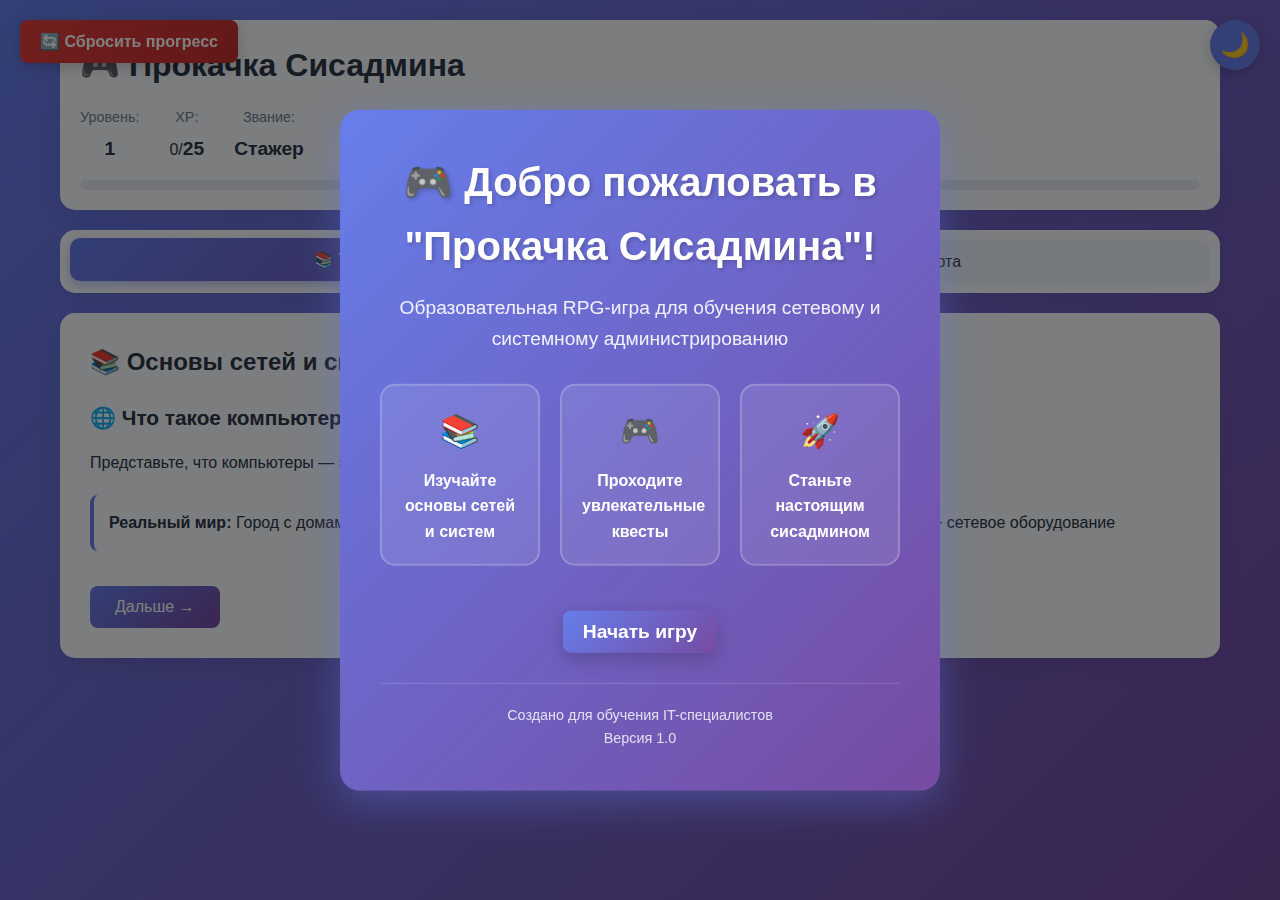
<file: index.html>
<!DOCTYPE html>
<html lang="ru">
<head>
    <meta charset="UTF-8">
    <meta name="viewport" content="width=device-width, initial-scale=1.0">
    <title>Прокачка Сисадмина</title>

    <!-- PWA метатеги -->
    <meta name="theme-color" content="#667eea">
    <meta name="apple-mobile-web-app-capable" content="yes">
    <meta name="apple-mobile-web-app-status-bar-style" content="default">
    <meta name="apple-mobile-web-app-title" content="Прокачка Сисадмина">
    <meta name="description" content="RPG-игра для обучения сетевому и системному администрированию">

    <!-- Иконки -->
    <link rel="icon" type="image/x-icon" href="favicon.ico">
    <link rel="apple-touch-icon" href="icons/icon-192.png">

    <!-- Manifest -->
    <link rel="manifest" href="manifest.json">

    <link rel="stylesheet" href="style.css">
</head>
<body>
    <button id="theme-toggle" class="theme-toggle-btn" onclick="toggleTheme()">🌙</button>
    <button id="reset-btn" class="reset-btn" onclick="resetAllProgress()">🔄 Сбросить прогресс</button>
    <div class="container">
        <!-- Шапка с прогрессом -->
        <header class="header">
            <div class="player-info">
                <h1>🎮 Прокачка Сисадмина</h1>
                <div class="stats">
                    <div class="stat">
                        <span class="stat-label">Уровень:</span>
                        <span id="level">1</span>
                    </div>
                    <div class="stat">
                        <span class="stat-label">XP:</span>
                        <span id="xp">0</span>/<span id="xp-needed">50</span>
                    </div>
                    <div class="stat">
                        <span class="stat-label">Звание:</span>
                        <span id="rank">Стажер</span>
                    </div>
                </div>
            </div>
            <div class="progress-bar">
                <div class="progress-fill" id="progress-fill"></div>
            </div>
        </header>

        <!-- Навигация -->
        <nav class="game-nav">
            <button class="nav-btn active" onclick="showSection('theory')">📚 Теория</button>
            <button class="nav-btn" onclick="showSection('map')">🗺️ Карта</button>
        </nav>

        <!-- Блок с теорией -->
        <section class="theory-section game-section active" id="theory-section">
            <h2>📚 Основы сетей и систем за 15 минут</h2>

            <div class="theory-card active" id="theory-1">
                <h3>🌐 Что такое компьютерная сеть?</h3>
                <p>Представьте, что компьютеры — это дома в городе, а сетевые кабели/Wi-Fi — дороги между ними.</p>
                <div class="analogy">
                    <div class="analogy-item">
                        <strong>Реальный мир:</strong> Город с домами и дорогами
                    </div>
                    <div class="analogy-item">
                        <strong>Компьютерная сеть:</strong> Компьютеры + сетевое оборудование
                    </div>
                </div>
                <button class="theory-btn" onclick="nextTheory(2)">Дальше →</button>
            </div>

            <div class="theory-card" id="theory-2">
                <h3>🏠 IP-адрес — паспорт компьютера</h3>
                <p>У каждого дома есть уникальный адрес. В сети у каждого компьютера тоже есть свой "адрес" — IP.</p>
                <div class="code-example">
                    <code>192.168.1.10</code> — это как "ул. Сетевая, д.1, кв.10"
                </div>
                <p><strong>Как узнать свой IP:</strong></p>
                <ul>
                    <li>Windows: Откройте командную строку и введите <code>ipconfig</code></li>
                    <li>Linux/Mac: В терминале введите <code>ip a</code> или <code>ifconfig</code></li>
                </ul>
                <div class="btn-group">
                    <button class="theory-btn secondary" onclick="prevTheory(1)">← Назад</button>
                    <button class="theory-btn" onclick="nextTheory(3)">Дальше →</button>
                </div>
            </div>

            <div class="theory-card" id="theory-3">
                <h3>📞 Ping — проверка связи</h3>
                <p>Это как крикнуть соседу: "Эй, ты дома?" Если он отвечает "Да!" — связь есть.</p>
                <div class="code-example">
                    <code>ping 192.168.1.10</code>
                </div>
                <p><strong>Что увидите:</strong></p>
                <pre>
Ответ от 192.168.1.10: число байт=32 время=1мс TTL=64
Ответ от 192.168.1.10: число байт=32 время=1мс TTL=64
                </pre>
                <div class="btn-group">
                    <button class="theory-btn secondary" onclick="prevTheory(2)">← Назад</button>
                    <button class="theory-btn" onclick="nextTheory(4)">Дальше →</button>
                </div>
            </div>

            <div class="theory-card" id="theory-4">
                <h3>🚪 Шлюз (Gateway) — выезд из города</h3>
                <p>Шлюз — это ворота вашей локальной сети. Через него вы попадаете в интернет.</p>
                <div class="analogy">
                    <div class="analogy-item">
                        <strong>Реальный мир:</strong> Выезд из города на трассу
                    </div>
                    <div class="analogy-item">
                        <strong>Сеть:</strong> Маршрутизатор/роутер
                    </div>
                </div>
                <div class="btn-group">
                    <button class="theory-btn secondary" onclick="prevTheory(3)">← Назад</button>
                    <button class="theory-btn" onclick="nextTheory(5)">Дальше →</button>
                </div>
            </div>

            <div class="theory-card" id="theory-5">
                <h3>📁 Файловая система — шкаф с документами</h3>
                <p>Компьютер хранит файлы в папках, как документы в шкафу с ящиками.</p>
                <p><strong>Основные команды:</strong></p>
                <ul>
                    <li><code>pwd</code> - узнать где я нахожусь</li>
                    <li><code>ls</code> - посмотреть что в папке</li>
                    <li><code>mkdir</code> - создать папку</li>
                    <li><code>cp</code> - скопировать файл</li>
                </ul>
                <div class="btn-group">
                    <button class="theory-btn secondary" onclick="prevTheory(4)">← Назад</button>
                    <button class="theory-btn" onclick="showSection('map')">Начать квесты! 🚀</button>
                </div>
            </div>
        </section>

        <!-- Карта уровней -->
        <section class="map-section game-section" id="map-section">
            <h2>🗺️ Карта приключений</h2>

            <div class="levels-map">

                <div class="level-node active" data-level="1" onclick="showLevel(1)">
                    <div class="node-icon">🎓</div>
                    <div class="node-info">
                        <h3>Уровень 1: Стажер</h3>
                        <p>0-25 XP</p>
                        <div class="node-progress">
                            <div class="progress-bar small">
                                <div class="progress-fill" id="map-progress-1"></div>
                            </div>
                            <span id="map-xp-1">0/25 XP</span>
                        </div>
                    </div>
                    <div class="node-status active">Доступно</div>
                </div>

                <div class="connection-line"></div>

                <div class="level-node locked" data-level="2" onclick="showLevel(2)">
                    <div class="node-icon">🔍</div>
                    <div class="node-info">
                        <h3>Уровень 2: Сетевой детектив</h3>
                        <p>25-50 XP</p>
                        <div class="node-progress">
                            <div class="progress-bar small">
                                <div class="progress-fill" id="map-progress-2"></div>
                            </div>
                            <span id="map-xp-2">0/25 XP</span>
                        </div>
                    </div>
                    <div class="node-status locked">Заблокировано</div>
                </div>

                <div class="connection-line"></div>

                <div class="level-node locked" data-level="3" onclick="showLevel(3)">
                    <div class="node-icon">⚡</div>
                    <div class="node-info">
                        <h3>Уровень 3: Файловый мастер</h3>
                        <p>50+ XP</p>
                        <div class="node-progress">
                            <div class="progress-bar small">
                                <div class="progress-fill" id="map-progress-3"></div>
                            </div>
                            <span id="map-xp-3">0/30 XP</span>
                        </div>
                    </div>
                    <div class="node-status locked">Заблокировано</div>
                </div>

                <div class="connection-line"></div>

                <!-- Уровень 4 - теперь доступен при 80 XP -->
                <div class="level-node locked" data-level="4" onclick="showLevel(4)">
                    <div class="node-icon">⚡</div>
                    <div class="node-info">
                        <h3>Уровень 4: Системный администратор</h3>
                        <p>80+ XP</p>
                        <div class="node-progress">
                            <div class="progress-bar small">
                                <div class="progress-fill" id="map-progress-4"></div>
                            </div>
                            <span id="map-xp-4">0/20 XP</span>
                        </div>
                    </div>
                    <div class="node-status locked">Заблокировано</div>
                </div>
            </div>

            <div class="map-legend">
                <div class="legend-item">
                    <div class="legend-color active"></div>
                    <span>Доступный уровень</span>
                </div>
                <div class="legend-item">
                    <div class="legend-color completed"></div>
                    <span>Завершенный уровень</span>
                </div>
                <div class="legend-item">
                    <div class="legend-color locked"></div>
                    <span>Заблокированный уровень</span>
                </div>
            </div>
        </section>

        <!-- Игровая зона -->
        <section class="quests-section game-section" id="quests-section">
            <div class="level-header">
                <button class="back-to-map-btn" onclick="showSection('map')">← Назад к карте</button>
                <h2 id="current-level-title">Уровень 1: Стажер</h2>
                <div class="level-progress">
                    <span>Прогресс уровня: </span>
                    <div class="progress-bar small">
                        <div class="progress-fill" id="level-progress-fill"></div>
                    </div>
                    <span id="level-progress-text">0%</span>
                </div>
            </div>

            <!-- Уровень 1 -->
            <div class="quest-level active" id="level-1">
                <!-- Консольный интерфейс -->
                <div class="console-container">
                    <div class="console-header">
                        <span>🖥️ Терминал</span>
                        <button class="console-clear-btn" onclick="resetConsole()">Сбросить</button>
                    </div>
                    <div class="console-output" id="console-output">
                        <div class="console-line">Добро пожаловать в учебный терминал!</div>
                        <div class="console-line">Введите команды как в реальном терминале.</div>
                        <div class="console-line">Доступные команды: ipconfig, ping, pwd, ls, mkdir, cp</div>
                    </div>
                    <div class="console-input-container">
                        <span class="console-prompt">user@sysadmin:~$</span>
                        <input type="text" class="console-input" id="console-input" autocomplete="off" onkeydown="handleConsoleKey(event)">
                    </div>
                </div>

                <div class="quest-card" data-quest="1.1">
                    <div class="quest-header">
                        <h4>Знакомство с рабочим местом (10 XP)</h4>
                        <span class="status-in-progress" id="status-1.1">🟡 Не начато</span>
                    </div>
                    <div class="quest-description">
                        <p><strong>Задача:</strong> Найти свой IP-адрес</p>
                        <div class="quest-steps">
                            <p>1. В терминале введите команду <code>ipconfig</code></p>
                            <p>2. Найдите строку с вашим IP-адресом (192.168.1.10)</p>
                            <p>3. Квест будет автоматически завершен при правильном вводе команды</p>
                        </div>
                        <div class="quest-check">
                          
                        </div>
                    </div>
                </div>

                <div class="quest-card" data-quest="1.2">
                    <div class="quest-header">
                        <h4>Поздороваться с соседом (15 XP)</h4>
                        <span class="status-in-progress" id="status-1.2">🟡 Не начато</span>
                    </div>
                    <div class="quest-description">
                        <p><strong>Задача:</strong> Проверить связь с другим компьютером</p>
                        <div class="quest-steps">
                            <p>1. В терминале введите команду <code>ping 192.168.1.20</code></p>
                            <p>2. Дождитесь ответа от соседа</p>
                            <p>3. Квест будет автоматически завершен при правильном вводе команды</p>
                        </div>
                        <div class="quest-check">
                          
                        </div>
                    </div>
                </div>
            </div>

            <!-- Уровень 2 -->
            <div class="quest-level" id="level-2">
                <!-- Консольный интерфейс -->
                <div class="console-container">
                    <div class="console-header">
                        <span>🖥️ Терминал</span>
                        <button class="console-clear-btn" onclick="resetConsole()">Сбросить</button>
                    </div>
                    <div class="console-output" id="console-output">
                        <div class="console-line">Добро пожаловать в учебный терминал!</div>
                        <div class="console-line">Введите команды как в реальном терминале.</div>
                        <div class="console-line">Доступные команды: ipconfig, ping, nslookup, traceroute</div>
                    </div>
                    <div class="console-input-container">
                        <span class="console-prompt">user@sysadmin:~$</span>
                        <input type="text" class="console-input" id="console-input" autocomplete="off" onkeydown="handleConsoleKey(event)">
                    </div>
                </div>

                <div class="quest-card" data-quest="2.1">
                    <div class="quest-header">
                        <h4>Найти шлюз и выйти "в город" (15 XP)</h4>
                        <span class="status-locked" id="status-2.1">🔒 Заблокировано</span>
                    </div>
                    <div class="quest-description">
                        <p><strong>Задача:</strong> Определить IP шлюза и проверить связь с ним</p>
                        <div class="quest-steps">
                            <p>1. В командной строке введите <span class="command">ipconfig</span></p>
                            <p>2. Найдите строку "Default Gateway"</p>
                            <p>3. Пропингуйте шлюз: <span class="command">ping [IP_шлюза]</span></p>
                        </div>
                        <div class="quest-check">
                            
                        </div>
                    </div>
                </div>

                <div class="quest-card" data-quest="2.2">
                    <div class="quest-header">
                        <h4>Найти DNS-сервер (10 XP)</h4>
                        <span class="status-locked" id="status-2.2">🔒 Заблокировано</span>
                    </div>
                    <div class="quest-description">
                        <p><strong>Задача:</strong> Узнать IP-адрес сайта через DNS</p>
                        <div class="quest-steps">
                            <p>1. Введите команду: <span class="command">nslookup google.com</span></p>
                            <p>2. Найдите строку "Address" - это IP-адрес серверов Google</p>
                        </div>
                        <div class="quest-check">
                           
                        </div>
                    </div>
                </div>
            </div>

            <!-- Уровень 3 -->
            <div class="quest-level" id="level-3">
                <!-- Консольный интерфейс -->
                <div class="console-container">
                    <div class="console-header">
                        <span>🖥️ Терминал</span>
                        <button class="console-clear-btn" onclick="resetConsole()">Сбросить</button>
                    </div>
                    <div class="console-output" id="console-output">
                        <div class="console-line">Добро пожаловать в учебный терминал!</div>
                        <div class="console-line">Введите команды как в реальном терминале.</div>
                        <div class="console-line">Доступные команды: pwd, ls, mkdir, touch, cp, mv, rm, find, ps, top, cat, free</div>
                    </div>
                    <div class="console-input-container">
                        <span class="console-prompt">user@sysadmin:~$</span>
                        <input type="text" class="console-input" id="console-input" autocomplete="off" onkeydown="handleConsoleKey(event)">
                    </div>
                </div>

                <div class="quest-card" data-quest="3.1">
                    <div class="quest-header">
                        <h4>Работа с файлами и каталогами (15 XP)</h4>
                        <span class="status-locked" id="status-3.1">🔒 Заблокировано</span>
                    </div>
                    <div class="quest-description">
                        <p><strong>Задача:</strong> Освоить базовые команды для работы с файловой системой</p>
                        <div class="quest-steps">
                            <p><strong>Команды:</strong></p>
                            <ul>
                                <li><code>pwd</code> - узнать текущую директорию</li>
                                <li><code>ls -la</code> - посмотреть содержимое папки с деталями</li>
                                <li><code>mkdir [имя папки]</code> - создать папку</li>
                                <li><code>touch [имя файла]</code> - создать файл</li>
                                <li><code>rm [имя файла]</code> - удалить файл</li>
                                <li><code>cd [путь]</code> - переместиться по директории</li>
                            </ul>
                            <p><strong>Подсказка:</strong> чтобы создать что-то внутри уже созданной папки нужно сначала в нее переместиться</p>
<p><strong>Задание:</strong> Создать структуру папок "study/projects/test" и добавить файл "task" в папку test</p>
                        </div>
                        <div class="quest-check">
                        
                        </div>
                    </div>
                </div>

                <div class="quest-card" data-quest="3.2">
                    <div class="quest-header">
                        <h4>Поиск и процессы (15 XP)</h4>
                        <span class="status-locked" id="status-3.2">🔒 Заблокировано</span>
                    </div>
                    <div class="quest-description">
                        <p><strong>Задача:</strong> Научиться искать файлы и управлять процессами</p>
                        <div class="quest-steps">
                            <p><strong>Команды:</strong></p>
                            <ul>
                                <li><code>find /home -name "*нужное нам расширение"</code> - найти все файлы нужного расширения</li>
<li><code>cat [нужный нам файл]</code> - дает всю информацию о файле</li>
                                <li><code>free -h</code> - информация о памяти</li>
                            </ul>
                            <p><strong>Задание:</strong> Найти все файлы с расширением .txt и посмотрите информацию о процессоре которая хранится в /proc/cpuinfo. Также посмотрите всю информацию о памяти</p>
                        </div>
                        <div class="quest-check">
                            
                        </div>
                    </div>
                </div>
            </div>

            <!-- Уровень 4 - Секретное задание из уровня 5 "Вани" -->
            <div class="quest-level" id="level-4">
                <!-- Секретный заголовок уровня -->
                <div class="secret-level-header">
                    <h2>🔐 СЕКРЕТНЫЙ УРОВЕНЬ: МИССИЯ "СИСАДМИН-ПРОФЕССИОНАЛ"</h2>
                    <p class="secret-description">🎯 Только для настоящих мастеров! Докажите свои навыки и получите легендарный статус.</p>
                </div>

                <!-- Консольный интерфейс -->
                <div class="console-container secret-console">
                    <div class="console-header">
                        <span>🖥️ СЕКРЕТНЫЙ ТЕРМИНАЛ</span>
                        <button class="console-clear-btn" onclick="resetConsole()">Сбросить</button>
                    </div>
                <div class="console-output" id="console-output">
                    <div class="console-line">🔐 ДОБРО ПОЖАЛОВАТЬ В СЕКРЕТНЫЙ ТЕРМИНАЛ!</div>
                    <div class="console-line">💡 Здесь вас ждут особые задания для профессионалов.</div>
                    <div class="console-line">Доступные команды: nano, chmod, ./myscript.sh</div>
                </div>
                    <div class="console-input-container">
                        <span class="console-prompt">root@secret-server:~#</span>
                        <input type="text" class="console-input" id="console-input" autocomplete="off" onkeydown="handleConsoleKey(event)">
                    </div>
                </div>

                <div class="quest-card secret-quest" data-quest="4.1">
                    <div class="quest-header">
                        <h4>⚡ СЕКРЕТНОЕ ЗАДАНИЕ 1: Создание системного монитора (20 XP)</h4>
                        <span class="quest-status status-locked" id="status-4.1">🔒 ЗАБЛОКИРОВАНО</span>
                    </div>
                    <div class="quest-description">
                        <p><strong>🎯 Секретная миссия!</strong> Создайте профессиональный bash-скрипт для мониторинга системы</p>
                        <div class="quest-steps">
                            <p><strong>Задание:</strong></p>
                            <ol>
                                <li>Создайте файл скрипта: <code>nano myscript.sh</code></li>
                                <li>Вставьте в него этот код (или напишите свой):</li>
                            </ol>
                            <div class="code-example">
                                <pre>#!/bin/bash
echo "=== ПРОФЕССИОНАЛЬНЫЙ СИСТЕМНЫЙ МОНИТОР ==="
echo "Дата и время: $(date)"
echo "Пользователь: $(whoami)"
echo "Текущая папка: $(pwd)"
echo "Имя хоста: $(hostname)"
echo "Содержимое папки:"
ls -la</pre>
                            </div>
                            <ol start="3">
                                <li>Сохраните файл (Ctrl+O, Enter) и выйдите (Ctrl+X)</li>
                                <li>Запустите скрипт: <code>./myscript.sh</code></li>
                                <li>Введите имя пользователя, которое вы увидели в выводе скрипта</li>
                            </ol>
                        </div>

                        <div class="quest-check">
                            <div class="ip-check-group">
                                <label>Введите имя пользователя из вывода скрипта:</label>
                                <div class="ip-input-group">
                                    <input type="text" placeholder="Введите имя пользователя" id="ip-input-4.1" class="ip-input" disabled>
                                    <button class="check-ip-btn" onclick="checkScriptTask('4.1')" id="check-btn-4.1" disabled>Проверить задание</button>
                                </div>
                                <div class="validation-result" id="validation-4.1"></div>
                            </div>
                        </div>
                    </div>
                </div>


                <!-- Game completion button -->
                <div class="level-complete-section" id="level-4-complete" style="display: none;">
                    <div class="level-complete-card secret-complete">
                        <h3>🎊 ЛЕГЕНДАРНОЕ ДОСТИЖЕНИЕ! 🏆</h3>
                        <p>🎯 Вы завершили все секретные задания и доказали, что являетесь настоящим профессионалом!</p>
                        <p>💼 Теперь вы - <strong>СИСТЕМНЫЙ АДМИНИСТРАТОР ЭКСТРА-КЛАССА</strong>!</p>
                        <button class="next-level-btn secret-final-btn" onclick="showFinalScreen()">ПОЛУЧИТЬ НАГРАДУ →</button>
                    </div>
                </div>
            </div>
            <!-- Контейнер для кнопки перехода на следующий уровень -->
            <div class="next-level-container" id="next-level-container">
                <button class="next-level-btn" id="next-level-btn" onclick="goToNextLevel()">🎮 Перейти на следующий уровень</button>
            </div>
        </section>

        <!-- Модальное окно достижений -->
        <div class="modal" id="achievement-modal">
            <div class="modal-content">
                <h2 id="achievement-title">🎉 Поздравляем!</h2>
                <p id="achievement-text">Вы достигли нового уровня!</p>
                <button onclick="closeModal()">Продолжить</button>
            </div>
        </div>

        <!-- Модальное окно завершения уровня -->
        <div class="modal" id="level-completion-modal">
            <div class="modal-content">
                <h2 id="level-completion-title">🎉 Поздравляем!</h2>
                <p id="level-completion-message">Вы успешно завершили уровень!</p>
                <div class="level-completion-progress">
                    <h3>Ваш прогресс:</h3>
                    <div class="progress-info">
                        <span>Уровень: <span id="completion-level">1</span></span>
                        <span>XP: <span id="completion-xp">0</span></span>
                        <span>Звание: <span id="completion-rank">Стажер</span></span>
                    </div>
                    <div class="progress-bar">
                        <div class="progress-fill" id="completion-progress-fill"></div>
                    </div>
                </div>
                <div class="level-completion-buttons">
                    <button class="return-to-level-btn" id="return-to-level-btn" onclick="returnToCurrentLevel()">🔙 Вернуться на уровень</button>
                    <button class="next-level-modal-btn" id="next-level-modal-btn" onclick="goToNextLevelFromModal()">Перейти на следующий уровень</button>
                </div>
            </div>
        </div>

        <!-- Модальное окно шпаргалки -->
        <div class="modal" id="cheatsheet-modal">
            <div class="modal-content cheatsheet-content">
                <div class="cheatsheet-header">
                    <h2>📚 Шпаргалка по командам</h2>
                    <button class="close-cheatsheet-btn" onclick="toggleCheatSheet()">×</button>
                </div>
                <div class="cheatsheet-content-area">
                    <div class="cheatsheet-section">
                        <h3>📁 Основные команды</h3>
                        <div class="command-group">
                            <div class="command-item">
                                <div class="command-name" onclick="showCommandExample('pwd')">pwd</div>
                                <div class="command-desc">Показать текущую директорию</div>
                            </div>
                            <div class="command-item">
                                <div class="command-name" onclick="showCommandExample('ls')">ls</div>
                                <div class="command-desc">Показать содержимое директории</div>
                            </div>
                            <div class="command-item">
                                <div class="command-name" onclick="showCommandExample('mkdir')">mkdir</div>
                                <div class="command-desc">Создать новую директорию</div>
                            </div>
                            <div class="command-item">
                                <div class="command-name" onclick="showCommandExample('cp')">cp</div>
                                <div class="command-desc">Копировать файлы</div>
                            </div>
                        </div>
                    </div>
                </div>
            </div>
        </div>

        <!-- Модальное окно требований квеста -->
        <div class="modal quest-requirements-modal" id="quest-requirements-modal">
            <div class="modal-content quest-requirements-content">
                <h2 id="requirements-title">Требования квеста</h2>
                <div id="requirements-content">
                    <!-- Content will be filled by JavaScript -->
                </div>
                <button class="close-requirements-btn" onclick="closeQuestRequirements()">Закрыть</button>
            </div>
        </div>
    </div>


    <!-- Start Screen Modal -->
    <div class="modal" id="start-screen-modal">
        <div class="modal-content start-screen-content">
            <h1>🎮 Добро пожаловать в "Прокачка Сисадмина"!</h1>
            <p class="start-description">Образовательная RPG-игра для обучения сетевому и системному администрированию</p>

            <div class="start-features">
                <div class="feature-item">
                    <span class="feature-icon">📚</span>
                    <span class="feature-text">Изучайте основы сетей и систем</span>
                </div>
                <div class="feature-item">
                    <span class="feature-icon">🎮</span>
                    <span class="feature-text">Проходите увлекательные квесты</span>
                </div>
                <div class="feature-item">
                    <span class="feature-icon">🚀</span>
                    <span class="feature-text">Станьте настоящим сисадмином</span>
                </div>
            </div>

            <div class="start-actions">
                <button class="start-btn" onclick="startGame()">Начать игру</button>
            </div>

            <div class="start-footer">
                <p>Создано для обучения IT-специалистов</p>
                <p>Версия 1.0</p>
            </div>
        </div>
    </div>

    <script src="script.js"></script>
</body>
</html>
</file>
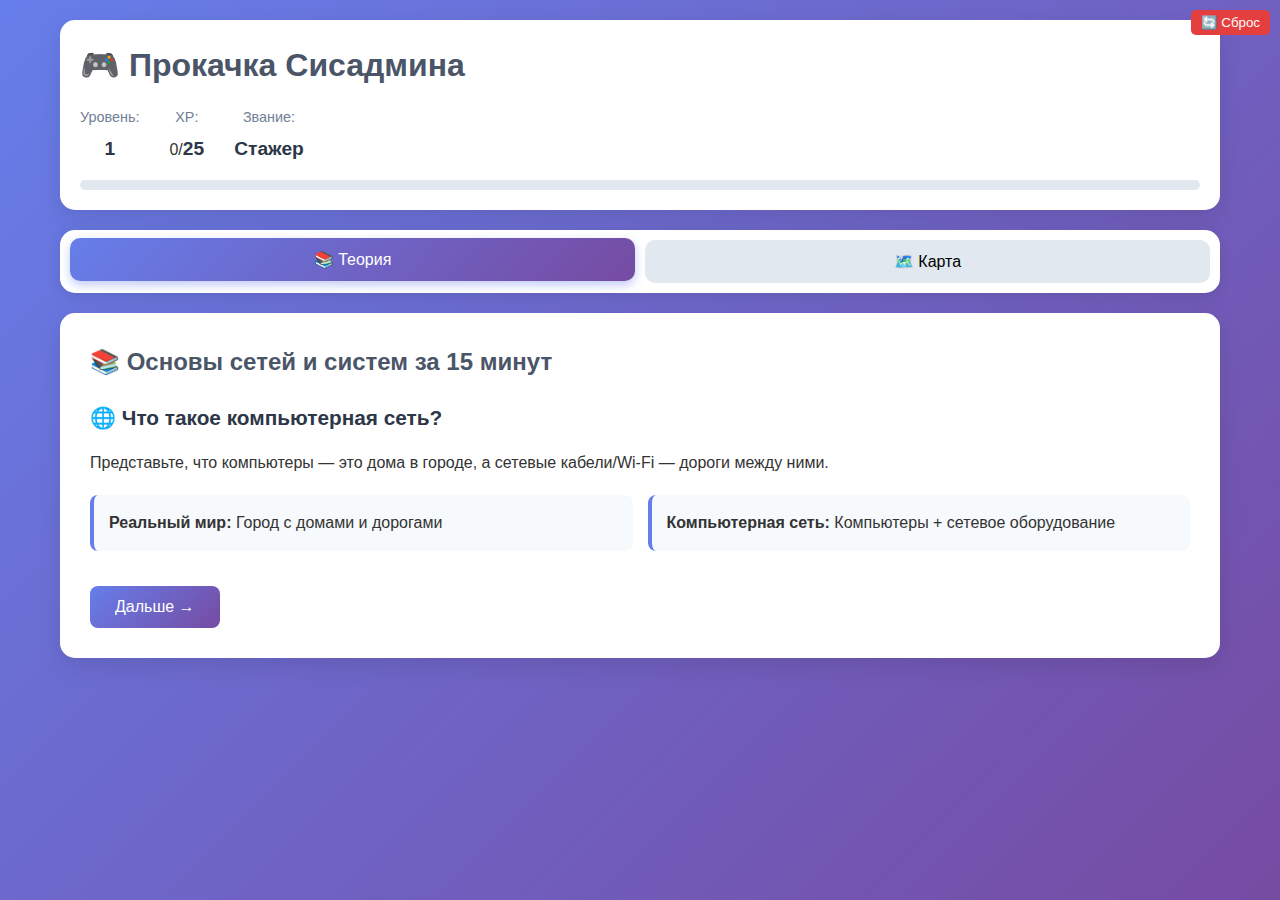
<file: School-site-project-main/School-site-project-main/index.html>
<!DOCTYPE html>
<html lang="ru">
<head>
    <meta charset="UTF-8">
    <meta name="viewport" content="width=device-width, initial-scale=1.0">
    <title>Прокачка Сисадмина</title>

    <!-- PWA метатеги -->
    <meta name="theme-color" content="#667eea">
    <meta name="apple-mobile-web-app-capable" content="yes">
    <meta name="apple-mobile-web-app-status-bar-style" content="default">
    <meta name="apple-mobile-web-app-title" content="Прокачка Сисадмина">
    <meta name="description" content="RPG-игра для обучения сетевому и системному администрированию">

    <!-- Иконки -->
    <link rel="icon" type="image/x-icon" href="favicon.ico">
    <link rel="apple-touch-icon" href="icons/icon-192.png">

    <!-- Manifest -->
    <link rel="manifest" href="manifest.json">

    <link rel="stylesheet" href="style.css">
</head>
<body>
    <div class="container">
        <!-- Шапка с прогрессом -->
        <header class="header">
            <div class="player-info">
                <h1>🎮 Прокачка Сисадмина</h1>
                <div class="stats">
                    <div class="stat">
                        <span class="stat-label">Уровень:</span>
                        <span id="level">1</span>
                    </div>
                    <div class="stat">
                        <span class="stat-label">XP:</span>
                        <span id="xp">0</span>/<span id="xp-needed">50</span>
                    </div>
                    <div class="stat">
                        <span class="stat-label">Звание:</span>
                        <span id="rank">Стажер</span>
                    </div>
                </div>
            </div>
            <div class="progress-bar">
                <div class="progress-fill" id="progress-fill"></div>
            </div>
        </header>

        <!-- Навигация -->
        <nav class="game-nav">
            <button class="nav-btn active" onclick="showSection('theory')">📚 Теория</button>
            <button class="nav-btn" onclick="showSection('map')">🗺️ Карта</button>
        </nav>

        <!-- Блок с теорией -->
        <section class="theory-section game-section active" id="theory-section">
            <h2>📚 Основы сетей и систем за 15 минут</h2>

            <div class="theory-card active" id="theory-1">
                <h3>🌐 Что такое компьютерная сеть?</h3>
                <p>Представьте, что компьютеры — это дома в городе, а сетевые кабели/Wi-Fi — дороги между ними.</p>
                <div class="analogy">
                    <div class="analogy-item">
                        <strong>Реальный мир:</strong> Город с домами и дорогами
                    </div>
                    <div class="analogy-item">
                        <strong>Компьютерная сеть:</strong> Компьютеры + сетевое оборудование
                    </div>
                </div>
                <button class="theory-btn" onclick="nextTheory(2)">Дальше →</button>
            </div>

            <div class="theory-card" id="theory-2">
                <h3>🏠 IP-адрес — паспорт компьютера</h3>
                <p>У каждого дома есть уникальный адрес. В сети у каждого компьютера тоже есть свой "адрес" — IP.</p>
                <div class="code-example">
                    <code>192.168.1.10</code> — это как "ул. Сетевая, д.1, кв.10"
                </div>
                <p><strong>Как узнать свой IP:</strong></p>
                <ul>
                    <li>Windows: Откройте командную строку и введите <code>ipconfig</code></li>
                    <li>Linux/Mac: В терминале введите <code>ip a</code> или <code>ifconfig</code></li>
                </ul>
                <div class="btn-group">
                    <button class="theory-btn secondary" onclick="prevTheory(1)">← Назад</button>
                    <button class="theory-btn" onclick="nextTheory(3)">Дальше →</button>
                </div>
            </div>

            <div class="theory-card" id="theory-3">
                <h3>📞 Ping — проверка связи</h3>
                <p>Это как крикнуть соседу: "Эй, ты дома?" Если он отвечает "Да!" — связь есть.</p>
                <div class="code-example">
                    <code>ping 192.168.1.10</code>
                </div>
                <p><strong>Что увидите:</strong></p>
                <pre>
Ответ от 192.168.1.10: число байт=32 время=1мс TTL=64
Ответ от 192.168.1.10: число байт=32 время=1мс TTL=64
                </pre>
                <div class="btn-group">
                    <button class="theory-btn secondary" onclick="prevTheory(2)">← Назад</button>
                    <button class="theory-btn" onclick="nextTheory(4)">Дальше →</button>
                </div>
            </div>

            <div class="theory-card" id="theory-4">
                <h3>🚪 Шлюз (Gateway) — выезд из города</h3>
                <p>Шлюз — это ворота вашей локальной сети. Через него вы попадаете в интернет.</p>
                <div class="analogy">
                    <div class="analogy-item">
                        <strong>Реальный мир:</strong> Выезд из города на трассу
                    </div>
                    <div class="analogy-item">
                        <strong>Сеть:</strong> Маршрутизатор/роутер
                    </div>
                </div>
                <div class="btn-group">
                    <button class="theory-btn secondary" onclick="prevTheory(3)">← Назад</button>
                    <button class="theory-btn" onclick="nextTheory(5)">Дальше →</button>
                </div>
            </div>

            <div class="theory-card" id="theory-5">
                <h3>📁 Файловая система — шкаф с документами</h3>
                <p>Компьютер хранит файлы в папках, как документы в шкафу с ящиками.</p>
                <p><strong>Основные команды:</strong></p>
                <ul>
                    <li><code>pwd</code> - узнать где я нахожусь</li>
                    <li><code>ls</code> - посмотреть что в папке</li>
                    <li><code>mkdir</code> - создать папку</li>
                    <li><code>cp</code> - скопировать файл</li>
                </ul>
                <div class="btn-group">
                    <button class="theory-btn secondary" onclick="prevTheory(4)">← Назад</button>
                    <button class="theory-btn" onclick="showSection('map')">Начать квесты! 🚀</button>
                </div>
            </div>
        </section>

        <!-- Карта уровней -->
        <section class="map-section game-section" id="map-section">
            <h2>🗺️ Карта приключений</h2>

            <div class="levels-map">

                <div class="level-node active" data-level="1" onclick="showLevel(1)">
                    <div class="node-icon">🎓</div>
                    <div class="node-info">
                        <h3>Уровень 1: Стажер</h3>
                        <p>0-25 XP</p>
                        <div class="node-progress">
                            <div class="progress-bar small">
                                <div class="progress-fill" id="map-progress-1"></div>
                            </div>
                            <span id="map-xp-1">0/25 XP</span>
                        </div>
                    </div>
                    <div class="node-status active">Доступно</div>
                </div>

                <div class="connection-line"></div>

                <div class="level-node locked" data-level="2" onclick="showLevel(2)">
                    <div class="node-icon">🔍</div>
                    <div class="node-info">
                        <h3>Уровень 2: Сетевой детектив</h3>
                        <p>25-50 XP</p>
                        <div class="node-progress">
                            <div class="progress-bar small">
                                <div class="progress-fill" id="map-progress-2"></div>
                            </div>
                            <span id="map-xp-2">0/25 XP</span>
                        </div>
                    </div>
                    <div class="node-status locked">Заблокировано</div>
                </div>

                <div class="connection-line"></div>

                <div class="level-node locked" data-level="3" onclick="showLevel(3)">
                    <div class="node-icon">⚡</div>
                    <div class="node-info">
                        <h3>Уровень 3: Файловый мастер</h3>
                        <p>50+ XP</p>
                        <div class="node-progress">
                            <div class="progress-bar small">
                                <div class="progress-fill" id="map-progress-3"></div>
                            </div>
                            <span id="map-xp-3">0/30 XP</span>
                        </div>
                    </div>
                    <div class="node-status locked">Заблокировано</div>
                </div>
            </div>

            <div class="map-legend">
                <div class="legend-item">
                    <div class="legend-color active"></div>
                    <span>Доступный уровень</span>
                </div>
                <div class="legend-item">
                    <div class="legend-color completed"></div>
                    <span>Завершенный уровень</span>
                </div>
                <div class="legend-item">
                    <div class="legend-color locked"></div>
                    <span>Заблокированный уровень</span>
                </div>
            </div>
        </section>

        <!-- Игровая зона -->
        <section class="quests-section game-section" id="quests-section">
            <div class="level-header">
                <button class="back-to-map-btn" onclick="showSection('map')">← Назад к карте</button>
                <h2 id="current-level-title">Уровень 1: Стажер</h2>
                <div class="level-progress">
                    <span>Прогресс уровня: </span>
                    <div class="progress-bar small">
                        <div class="progress-fill" id="level-progress-fill"></div>
                    </div>
                    <span id="level-progress-text">0%</span>
                </div>
            </div>

            <!-- Уровень 1 -->
            <div class="quest-level active" id="level-1">
                <!-- Консольный интерфейс -->
                <div class="console-container">
                    <div class="console-header">
                        <span>🖥️ Терминал</span>
                        <button class="console-clear-btn" onclick="clearConsole()">Очистить</button>
                    </div>
                    <div class="console-output" id="console-output">
                        <div class="console-line">Добро пожаловать в учебный терминал!</div>
                        <div class="console-line">Введите команды как в реальном терминале.</div>
                        <div class="console-line">Доступные команды: ipconfig, ping, pwd, ls, mkdir, cp</div>
                    </div>
                    <div class="console-input-container">
                        <span class="console-prompt">user@sysadmin:~$</span>
                        <input type="text" class="console-input" id="console-input" autocomplete="off" onkeydown="handleConsoleKey(event)">
                    </div>
                </div>

                <div class="quest-card" data-quest="1.1">
                    <div class="quest-header">
                        <h4>Знакомство с рабочим местом (10 XP)</h4>
                        <span class="quest-status status-in-progress" id="status-1.1">🟡 Не начато</span>
                    </div>
                    <div class="quest-description">
                        <p><strong>Задача:</strong> Найти свой IP-адрес</p>
                        <div class="quest-steps">
                            <p>1. В терминале введите команду <code>ipconfig</code></p>
                            <p>2. Найдите строку с вашим IP-адресом (192.168.1.10)</p>
                            <p>3. Квест будет автоматически завершен при правильном вводе команды</p>
                        </div>
                        <div class="quest-check">
                            <span id="quest-1.1-status"></span>
                        </div>
                    </div>
                </div>

                <div class="quest-card" data-quest="1.2">
                    <div class="quest-header">
                        <h4>Поздороваться с соседом (15 XP)</h4>
                        <span class="quest-status status-in-progress" id="status-1.2">🟡 Не начато</span>
                    </div>
                    <div class="quest-description">
                        <p><strong>Задача:</strong> Проверить связь с другим компьютером</p>
                        <div class="quest-steps">
                            <p>1. В терминале введите команду <code>ping 192.168.1.20</code></p>
                            <p>2. Дождитесь ответа от соседа</p>
                            <p>3. Квест будет автоматически завершен при правильном вводе команды</p>
                        </div>
                        <div class="quest-check">
                            <span id="quest-1.2-status"></span>
                        </div>
                    </div>
                </div>
            </div>

            <!-- Уровень 2 -->
            <div class="quest-level" id="level-2">
                <!-- Консольный интерфейс -->
                <div class="console-container">
                    <div class="console-header">
                        <span>🖥️ Терминал</span>
                        <button class="console-clear-btn" onclick="clearConsole()">Очистить</button>
                    </div>
                    <div class="console-output" id="console-output">
                        <div class="console-line">Добро пожаловать в учебный терминал!</div>
                        <div class="console-line">Введите команды как в реальном терминале.</div>
                        <div class="console-line">Доступные команды: ipconfig, ping, nslookup, traceroute</div>
                    </div>
                    <div class="console-input-container">
                        <span class="console-prompt">user@sysadmin:~$</span>
                        <input type="text" class="console-input" id="console-input" autocomplete="off" onkeydown="handleConsoleKey(event)">
                    </div>
                </div>

                <div class="quest-card" data-quest="2.1">
                    <div class="quest-header">
                        <h4>Найти шлюз и выйти "в город" (15 XP)</h4>
                        <span class="quest-status status-locked" id="status-2.1">🔒 Заблокировано</span>
                    </div>
                    <div class="quest-description">
                        <p><strong>Задача:</strong> Определить IP шлюза и проверить связь с ним</p>
                        <div class="quest-steps">
                            <p>1. В командной строке введите <span class="command" onclick="copyCommand(this)">ipconfig</span></p>
                            <p>2. Найдите строку "Default Gateway"</p>
                            <p>3. Пропингуйте шлюз: <span class="command" onclick="copyCommand(this)">ping [IP_шлюза]</span></p>
                        </div>
                        <div class="quest-check">
                            <span id="quest-2.1-status"></span>
                        </div>
                    </div>
                </div>

                <div class="quest-card" data-quest="2.2">
                    <div class="quest-header">
                        <h4>Найти DNS-сервер (10 XP)</h4>
                        <span class="quest-status status-locked" id="status-2.2">🔒 Заблокировано</span>
                    </div>
                    <div class="quest-description">
                        <p><strong>Задача:</strong> Узнать IP-адрес сайта через DNS</p>
                        <div class="quest-steps">
                            <p>1. Введите команду: <span class="command" onclick="copyCommand(this)">nslookup google.com</span></p>
                            <p>2. Найдите строку "Address" - это IP-адрес серверов Google</p>
                        </div>
                        <div class="quest-check">
                            <span id="quest-2.2-status"></span>
                        </div>
                    </div>
                </div>
            </div>

            <!-- Уровень 3 -->
            <div class="quest-level" id="level-3">
                <!-- Консольный интерфейс -->
                <div class="console-container">
                    <div class="console-header">
                        <span>🖥️ Терминал</span>
                        <button class="console-clear-btn" onclick="clearConsole()">Очистить</button>
                    </div>
                    <div class="console-output" id="console-output">
                        <div class="console-line">Добро пожаловать в учебный терминал!</div>
                        <div class="console-line">Введите команды как в реальном терминале.</div>
                        <div class="console-line">Доступные команды: pwd, ls, mkdir, touch, cp, mv, rm, find, ps, top, cat, free</div>
                    </div>
                    <div class="console-input-container">
                        <span class="console-prompt">user@sysadmin:~$</span>
                        <input type="text" class="console-input" id="console-input" autocomplete="off" onkeydown="handleConsoleKey(event)">
                    </div>
                </div>

                <div class="quest-card" data-quest="3.1">
                    <div class="quest-header">
                        <h4>Работа с файлами и каталогами (15 XP)</h4>
                        <span class="quest-status status-locked" id="status-3.1">🔒 Заблокировано</span>
                    </div>
                    <div class="quest-description">
                        <p><strong>Задача:</strong> Освоить базовые команды для работы с файловой системой</p>
                        <div class="quest-steps">
                            <p><strong>Команды:</strong></p>
                            <ul>
                                <li><code>pwd</code> - узнать текущую директорию</li>
                                <li><code>ls -la</code> - посмотреть содержимое папки с деталями</li>
                                <li><code>mkdir [имя папки]</code> - создать папку</li>
                                <li><code>touch [имя файла]</code> - создать файл</li>
                                <li><code>rm [имя файла]</code> - удалить файл</li>
                                <li><code>cd [путь]</code> - переместиться по директории</li>
                            </ul>
                            <p><strong>Подсказка:</strong> чтобы создать что-то внутри уже созданной папки нужно сначала в нее переместиться</p>
<p><strong>Задание:</strong> Создать структуру папок "учеба/проекты/тест" и добавить файл "задание" в папку тест</p>
                        </div>
                        <div class="quest-check">
                            <span id="quest-3.1-status"></span>
                        </div>
                    </div>
                </div>

                <div class="quest-card" data-quest="3.2">
                    <div class="quest-header">
                        <h4>Поиск и процессы (15 XP)</h4>
                        <span class="quest-status status-locked" id="status-3.2">🔒 Заблокировано</span>
                    </div>
                    <div class="quest-description">
                        <p><strong>Задача:</strong> Научиться искать файлы и управлять процессами</p>
                        <div class="quest-steps">
                            <p><strong>Команды:</strong></p>
                            <ul>
                                <li><code>find /home -name "*нужное нам расширение"</code> - найти все файлы нужного расширения</li>
<li><code>cat [нужный нам файл]</code> - дает всю информацию о файле</li>
                                <li><code>free -h</code> - информация о памяти</li>
                            </ul>
                            <p><strong>Задание:</strong> Найти все файлы с расширением .txt и посмотрите информацию о процессоре которая хранится в /proc/cpuinfo. Также посмотрите всю информацию о памяти</p>
                        </div>
                        <div class="quest-check">
                            <span id="quest-3.2-status"></span>
                        </div>
                    </div>
                </div>
            </div>
            <!-- Контейнер для кнопки перехода на следующий уровень -->
            <div class="next-level-container" id="next-level-container">
                <button class="next-level-btn" id="next-level-btn" onclick="goToNextLevel()">🎮 Перейти на следующий уровень</button>
            </div>
        </section>

        <!-- Модальное окно достижений -->
        <div class="modal" id="achievement-modal">
            <div class="modal-content">
                <h2 id="achievement-title">🎉 Поздравляем!</h2>
                <p id="achievement-text">Вы достигли нового уровня!</p>
                <button onclick="closeModal()">Продолжить</button>
            </div>
        </div>

        <!-- Модальное окно завершения уровня -->
        <div class="modal" id="level-completion-modal">
            <div class="modal-content">
                <h2 id="level-completion-title">🎉 Поздравляем!</h2>
                <p id="level-completion-message">Вы успешно завершили уровень!</p>
                <div class="level-completion-progress">
                    <h3>Ваш прогресс:</h3>
                    <div class="progress-info">
                        <span>Уровень: <span id="completion-level">1</span></span>
                        <span>XP: <span id="completion-xp">0</span></span>
                        <span>Звание: <span id="completion-rank">Стажер</span></span>
                    </div>
                    <div class="progress-bar">
                        <div class="progress-fill" id="completion-progress-fill"></div>
                    </div>
                </div>
                <button class="next-level-modal-btn" id="next-level-modal-btn" onclick="goToNextLevelFromModal()">Перейти на следующий уровень</button>
            </div>
        </div>


        <!-- Модальное окно шпаргалки -->
        <div class="modal" id="cheatsheet-modal">
            <div class="modal-content cheatsheet-content">
                <div class="cheatsheet-header">
                    <h2>📚 Шпаргалка по командам</h2>
                    <button class="close-cheatsheet-btn" onclick="toggleCheatSheet()">×</button>
                </div>
                <div class="cheatsheet-content-area">
                    <div class="cheatsheet-section">
                        <h3>📁 Основные команды</h3>
                        <div class="command-group">
                            <div class="command-item">
                                <div class="command-name" onclick="showCommandExample('pwd')">pwd</div>
                                <div class="command-desc">Показать текущую директорию</div>
                            </div>
                            <div class="command-item">
                                <div class="command-name" onclick="showCommandExample('ls')">ls</div>
                                <div class="command-desc">Показать содержимое директории</div>
                            </div>
                            <div class="command-item">
                                <div class="command-name" onclick="showCommandExample('mkdir')">mkdir</div>
                                <div class="command-desc">Создать новую директорию</div>
                            </div>
                            <div class="command-item">
                                <div class="command-name" onclick="showCommandExample('cp')">cp</div>
                                <div class="command-desc">Копировать файлы</div>
                            </div>
                        </div>
                    </div>
                </div>
            </div>
        </div>

        <!-- Модальное окно требований квеста -->
        <div class="modal quest-requirements-modal" id="quest-requirements-modal">
            <div class="modal-content quest-requirements-content">
                <h2 id="requirements-title">Требования квеста</h2>
                <div id="requirements-content">
                    <!-- Content will be filled by JavaScript -->
                </div>
                <button class="close-requirements-btn" onclick="closeQuestRequirements()">Закрыть</button>
            </div>
        </div>
    </div>

    <script src="script.js"></script>
</body>
</html>
</file>
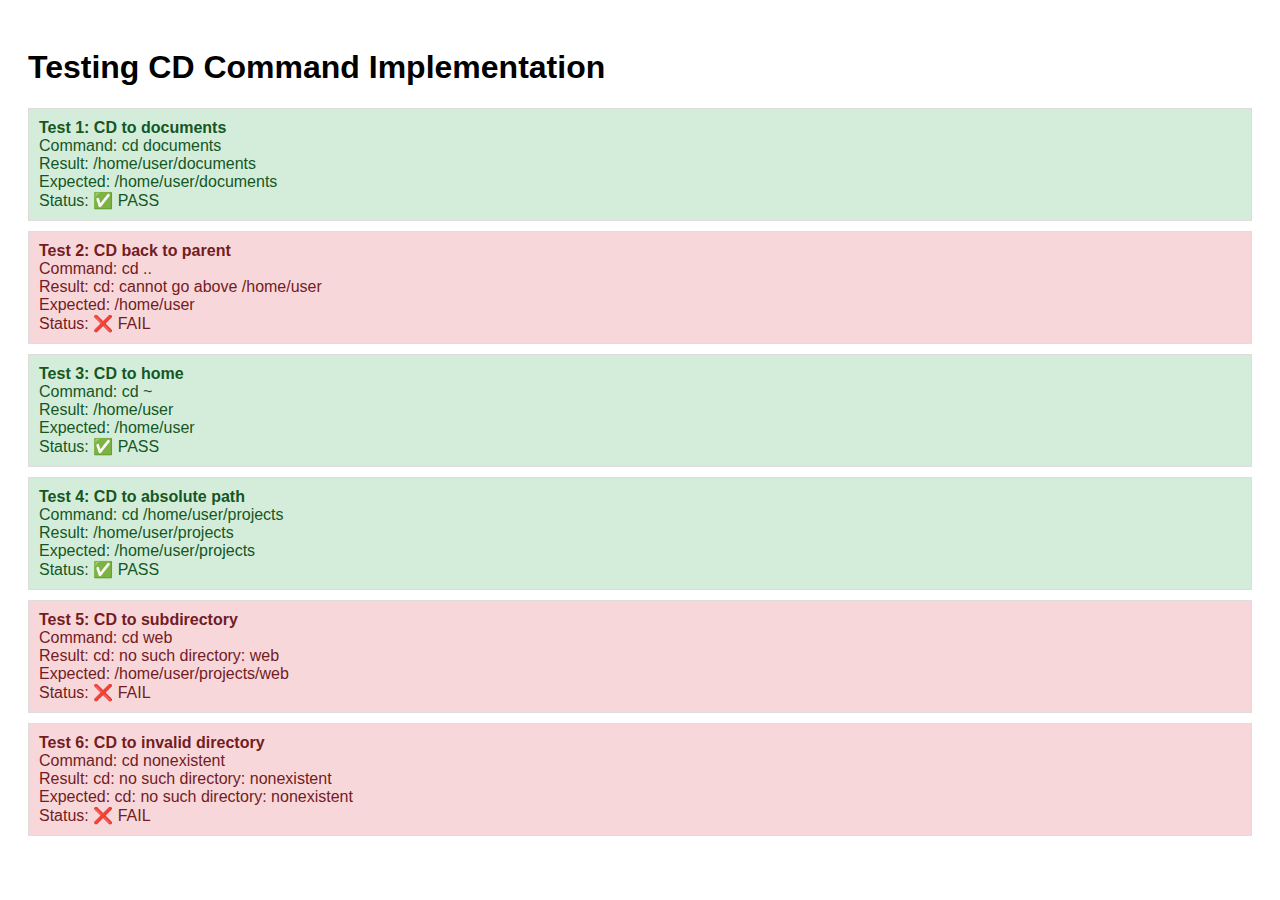
<file: test_cd_command.html>
<!DOCTYPE html>
<html>
<head>
    <title>Test CD Command</title>
    <style>
        body { font-family: Arial, sans-serif; padding: 20px; }
        .test-result { margin: 10px 0; padding: 10px; border: 1px solid #ddd; }
        .success { background-color: #d4edda; color: #155724; }
        .error { background-color: #f8d7da; color: #721c24; }
    </style>
</head>
<body>
    <h1>Testing CD Command Implementation</h1>

    <div id="test-results"></div>

    <script>
        // Test the console state and cd command functionality
        const consoleState = {
            currentDirectory: '/home/user',
            files: {
                '/home/user': ['documents', 'downloads', 'projects'],
                '/home/user/documents': ['notes.txt', 'report.doc'],
                '/home/user/downloads': ['software.zip', 'image.jpg'],
                '/home/user/projects': ['web', 'scripts'],
                '/home/user/projects/web': ['index.html', 'style.css'],
                '/home/user/projects/scripts': ['backup.sh', 'install.sh']
            }
        };

        // CD command implementation
        function executeCDCommand(args) {
            if (args.length === 0) {
                return 'Использование: cd [путь]';
            }
            const targetDir = args[0];
            let newDirectory;

            if (targetDir === '..') {
                // Переход на уровень выше
                const parts = consoleState.currentDirectory.split('/');
                if (parts.length > 3) { // /home/user - минимальный путь
                    parts.pop();
                    newDirectory = parts.join('/');
                } else {
                    return `cd: cannot go above ${consoleState.currentDirectory}`;
                }
            } else if (targetDir === '~' || targetDir === '/') {
                // Переход в домашнюю директорию
                newDirectory = '/home/user';
            } else if (targetDir.startsWith('/')) {
                // Абсолютный путь
                if (consoleState.files[targetDir]) {
                    newDirectory = targetDir;
                } else {
                    return `cd: no such directory: ${targetDir}`;
                }
            } else {
                // Относительный путь
                const newPath = `${consoleState.currentDirectory}/${targetDir}`;
                if (consoleState.files[newPath]) {
                    newDirectory = newPath;
                } else {
                    return `cd: no such directory: ${targetDir}`;
                }
            }

            consoleState.currentDirectory = newDirectory;
            return '';
        }

        // Test cases
        const testCases = [
            { name: "CD to documents", args: ["documents"], expected: "/home/user/documents" },
            { name: "CD back to parent", args: [".."], expected: "/home/user" },
            { name: "CD to home", args: ["~"], expected: "/home/user" },
            { name: "CD to absolute path", args: ["/home/user/projects"], expected: "/home/user/projects" },
            { name: "CD to subdirectory", args: ["web"], expected: "/home/user/projects/web" },
            { name: "CD to invalid directory", args: ["nonexistent"], expected: "cd: no such directory: nonexistent" }
        ];

        // Run tests
        function runTests() {
            const resultsDiv = document.getElementById('test-results');

            testCases.forEach((testCase, index) => {
                const resultDiv = document.createElement('div');
                resultDiv.className = 'test-result';

                // Reset to home directory before each test
                consoleState.currentDirectory = '/home/user';

                const result = executeCDCommand(testCase.args);
                const success = result === '' && consoleState.currentDirectory === testCase.expected;

                resultDiv.innerHTML = `
                    <strong>Test ${index + 1}: ${testCase.name}</strong><br>
                    Command: cd ${testCase.args[0]}<br>
                    Result: ${result || consoleState.currentDirectory}<br>
                    Expected: ${testCase.expected}<br>
                    Status: ${success ? '✅ PASS' : '❌ FAIL'}
                `;

                resultDiv.className += success ? ' success' : ' error';
                resultsDiv.appendChild(resultDiv);
            });
        }

        // Run tests when page loads
        window.onload = runTests;
    </script>
</body>
</html>
</file>
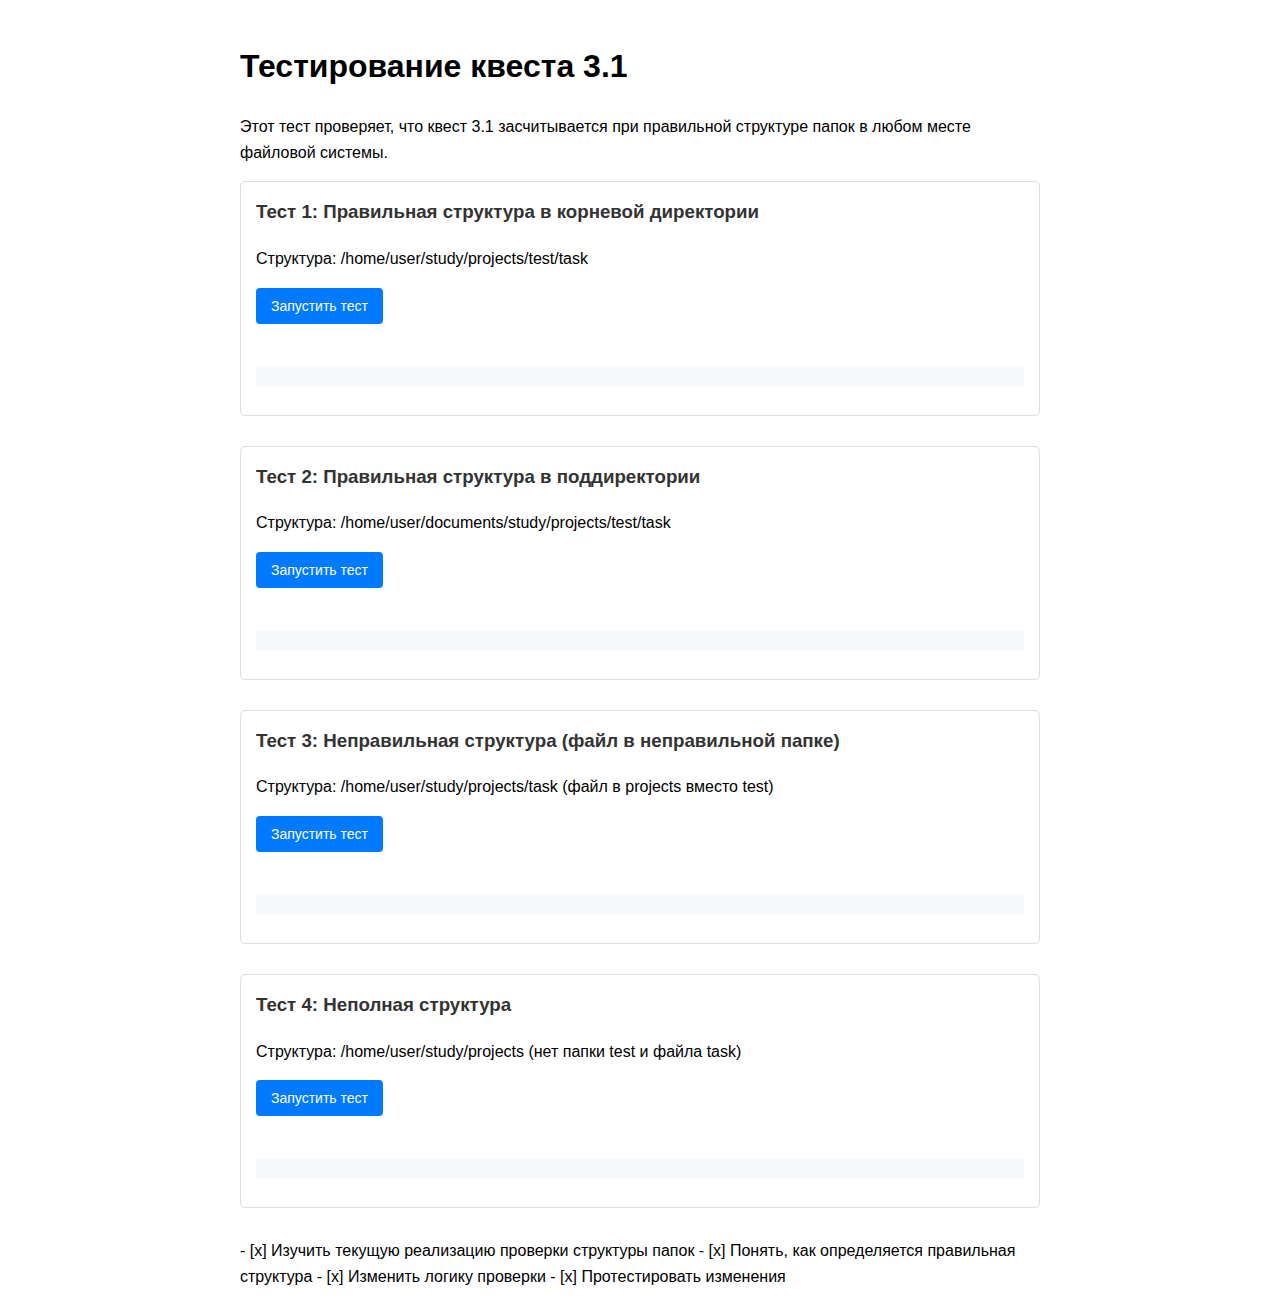
<file: test_quest31.html>
<!DOCTYPE html>
<html lang="ru">
<head>
    <meta charset="UTF-8">
    <meta name="viewport" content="width=device-width, initial-scale=1.0">
    <title>Тест квеста 3.1</title>
    <style>
        body {
            font-family: Arial, sans-serif;
            line-height: 1.6;
            padding: 20px;
            max-width: 800px;
            margin: 0 auto;
        }
        .test-case {
            margin-bottom: 30px;
            padding: 15px;
            border: 1px solid #ddd;
            border-radius: 5px;
        }
        .test-case h3 {
            margin-top: 0;
            color: #333;
        }
        .test-result {
            padding: 10px;
            margin: 10px 0;
            border-radius: 3px;
            font-weight: bold;
        }
        .success {
            background-color: #d4edda;
            color: #155724;
            border: 1px solid #c3e6cb;
        }
        .failure {
            background-color: #f8d7da;
            color: #721c24;
            border: 1px solid #f5c6cb;
        }
        button {
            background-color: #007bff;
            color: white;
            border: none;
            padding: 10px 15px;
            border-radius: 4px;
            cursor: pointer;
            font-size: 14px;
        }
        button:hover {
            background-color: #0056b3;
        }
        pre {
            background-color: #f8f9fa;
            padding: 10px;
            border-radius: 3px;
            overflow-x: auto;
        }
    </style>
</head>
<body>
    <h1>Тестирование квеста 3.1</h1>
    <p>Этот тест проверяет, что квест 3.1 засчитывается при правильной структуре папок в любом месте файловой системы.</p>

    <div class="test-case">
        <h3>Тест 1: Правильная структура в корневой директории</h3>
        <p>Структура: /home/user/study/projects/test/task</p>
        <button onclick="testCase1()">Запустить тест</button>
        <div id="result1" class="test-result"></div>
        <pre id="output1"></pre>
    </div>

    <div class="test-case">
        <h3>Тест 2: Правильная структура в поддиректории</h3>
        <p>Структура: /home/user/documents/study/projects/test/task</p>
        <button onclick="testCase2()">Запустить тест</button>
        <div id="result2" class="test-result"></div>
        <pre id="output2"></pre>
    </div>

    <div class="test-case">
        <h3>Тест 3: Неправильная структура (файл в неправильной папке)</h3>
        <p>Структура: /home/user/study/projects/task (файл в projects вместо test)</p>
        <button onclick="testCase3()">Запустить тест</button>
        <div id="result3" class="test-result"></div>
        <pre id="output3"></pre>
    </div>

    <div class="test-case">
        <h3>Тест 4: Неполная структура</h3>
        <p>Структура: /home/user/study/projects (нет папки test и файла task)</p>
        <button onclick="testCase4()">Запустить тест</button>
        <div id="result4" class="test-result"></div>
        <pre id="output4"></pre>
    </div>

    <script>
        // Импортируем функции из script.js
        const consoleState = {
            files: {},
            completedCommands: {},
            scriptContent: '',
            scriptCreated: false
        };

        const gameData = {
            quests: {
                '3.1': { completed: false, xp: 20, unlocked: true }
            }
        };

        // Функция проверки квеста 3.1 (скопирована из script.js)
        function checkQuest31Completion() {
            // Ищем структуру "study/projects/test/task" в любом месте файловой системы
            let structureFound = false;
            let correctStructurePath = null;

            // Рекурсивно ищем правильную структуру в файловой системе
            function findCorrectStructure(currentPath) {
                if (!consoleState.files[currentPath]) {
                    return false;
                }

                // Ищем папку "study" в текущей директории
                if (consoleState.files[currentPath].includes('study')) {
                    const studyPath = `${currentPath}/study`;

                    // Проверяем, что это директория (есть в файловой системе)
                    if (consoleState.files[studyPath]) {
                        // Ищем папку "projects" внутри "study"
                        if (consoleState.files[studyPath].includes('projects')) {
                            const projectsPath = `${studyPath}/projects`;

                            // Проверяем, что это директория
                            if (consoleState.files[projectsPath]) {
                                // Ищем папку "test" внутри "projects"
                                if (consoleState.files[projectsPath].includes('test')) {
                                    const testPath = `${projectsPath}/test`;

                                    // Проверяем, что это директория
                                    if (consoleState.files[testPath]) {
                                        // Ищем файл "task" внутри "test"
                                        if (consoleState.files[testPath].includes('task')) {
                                            // Нашли правильную структуру!
                                            return testPath;
                                        }
                                    }
                                }
                            }
                        }
                    }
                }

                // Рекурсивно ищем в поддиректориях
                for (const item of consoleState.files[currentPath]) {
                    const itemPath = `${currentPath}/${item}`;
                    if (consoleState.files[itemPath]) { // Это директория
                        const result = findCorrectStructure(itemPath);
                        if (result) {
                            return result;
                        }
                    }
                }

                return false;
            }

            // Начинаем поиск с корневой директории
            const searchResult = findCorrectStructure('/home/user');

            if (searchResult) {
                structureFound = true;
                correctStructurePath = searchResult;
            }

            // Дополнительная проверка: файл "task" не должен находиться в неправильных местах
            // Проверяем, что файл не находится в других местах (например, в папке "projects" вместо "test")
            function checkWrongLocations() {
                // Ищем все вхождения файла "task" в неправильных местах
                function findWrongTaskLocations(currentPath, wrongLocations) {
                    if (!consoleState.files[currentPath]) {
                        return;
                    }

                    // Проверяем, есть ли файл "task" в текущей директории
                    if (consoleState.files[currentPath].includes('task')) {
                        // Проверяем, что это не правильное расположение (если мы уже нашли правильную структуру)
                        if (correctStructurePath && currentPath !== correctStructurePath) {
                            wrongLocations.push(currentPath);
                        }
                        // Если мы еще не нашли правильную структуру, но файл "task" есть в "projects" или "study"
                        else if (!correctStructurePath &&
                                 (currentPath.endsWith('/study/projects') ||
                                  currentPath.endsWith('/study') ||
                                  currentPath === '/home/user')) {
                            wrongLocations.push(currentPath);
                        }
                    }

                    // Рекурсивно проверяем поддиректории
                    for (const item of consoleState.files[currentPath]) {
                        const itemPath = `${currentPath}/${item}`;
                        if (consoleState.files[itemPath]) { // Это директория
                            findWrongTaskLocations(itemPath, wrongLocations);
                        }
                    }

                    return wrongLocations;
                }

                const wrongLocations = findWrongTaskLocations('/home/user', []);

                // Если есть неправильные расположения файла "task", квест не засчитывается
                if (wrongLocations.length > 0) {
                    return false;
                }

                return true;
            }

            const structureValid = checkWrongLocations();

            // Если структура найдена и она валидна, и квест еще не завершен
            if (structureFound && structureValid && !gameData.quests['3.1'].completed) {
                // Помечаем квест как завершенный
                gameData.quests['3.1'].completed = true;
                return true;
            }

            return false;
        }

        function updateQuest(questId, completed) {
            if (gameData.quests[questId] && gameData.quests[questId].unlocked) {
                gameData.quests[questId].completed = completed;
            }
        }

        // Тестовые случаи
        function testCase1() {
            // Создаем правильную структуру в корневой директории
            consoleState.files = {
                '/home/user': ['study', 'documents', 'downloads'],
                '/home/user/study': ['projects'],
                '/home/user/study/projects': ['test'],
                '/home/user/study/projects/test': ['task']
            };

            gameData.quests['3.1'].completed = false;

            const result = checkQuest31Completion();
            const resultElement = document.getElementById('result1');
            const outputElement = document.getElementById('output1');

            if (result) {
                resultElement.className = 'test-result success';
                resultElement.textContent = '✅ ТЕСТ ПРОЙДЕН: Квест засчитан';
            } else {
                resultElement.className = 'test-result failure';
                resultElement.textContent = '❌ ТЕСТ НЕ ПРОЙДЕН: Квест не засчитан';
            }

            outputElement.textContent = 'Структура файлов:\n' + JSON.stringify(consoleState.files, null, 2);
        }

        function testCase2() {
            // Создаем правильную структуру в поддиректории
            consoleState.files = {
                '/home/user': ['documents', 'downloads'],
                '/home/user/documents': ['study'],
                '/home/user/documents/study': ['projects'],
                '/home/user/documents/study/projects': ['test'],
                '/home/user/documents/study/projects/test': ['task']
            };

            gameData.quests['3.1'].completed = false;

            const result = checkQuest31Completion();
            const resultElement = document.getElementById('result2');
            const outputElement = document.getElementById('output2');

            if (result) {
                resultElement.className = 'test-result success';
                resultElement.textContent = '✅ ТЕСТ ПРОЙДЕН: Квест засчитан (структура в поддиректории)';
            } else {
                resultElement.className = 'test-result failure';
                resultElement.textContent = '❌ ТЕСТ НЕ ПРОЙДЕН: Квест не засчитан';
            }

            outputElement.textContent = 'Структура файлов:\n' + JSON.stringify(consoleState.files, null, 2);
        }

        function testCase3() {
            // Создаем неправильную структуру (файл в неправильной папке)
            consoleState.files = {
                '/home/user': ['study'],
                '/home/user/study': ['projects'],
                '/home/user/study/projects': ['task'] // Файл в projects вместо test
            };

            gameData.quests['3.1'].completed = false;

            const result = checkQuest31Completion();
            const resultElement = document.getElementById('result3');
            const outputElement = document.getElementById('output3');

            if (!result) {
                resultElement.className = 'test-result success';
                resultElement.textContent = '✅ ТЕСТ ПРОЙДЕН: Квест не засчитан (правильно обнаружено неправильное расположение)';
            } else {
                resultElement.className = 'test-result failure';
                resultElement.textContent = '❌ ТЕСТ НЕ ПРОЙДЕН: Квест засчитан (ошибка - неправильная структура)';
            }

            outputElement.textContent = 'Структура файлов:\n' + JSON.stringify(consoleState.files, null, 2);
        }

        function testCase4() {
            // Создаем неполную структуру
            consoleState.files = {
                '/home/user': ['study'],
                '/home/user/study': ['projects']
                // Нет папки test и файла task
            };

            gameData.quests['3.1'].completed = false;

            const result = checkQuest31Completion();
            const resultElement = document.getElementById('result4');
            const outputElement = document.getElementById('output4');

            if (!result) {
                resultElement.className = 'test-result success';
                resultElement.textContent = '✅ ТЕСТ ПРОЙДЕН: Квест не засчитан (неполная структура)';
            } else {
                resultElement.className = 'test-result failure';
                resultElement.textContent = '❌ ТЕСТ НЕ ПРОЙДЕН: Квест засчитан (ошибка - неполная структура)';
            }

            outputElement.textContent = 'Структура файлов:\n' + JSON.stringify(consoleState.files, null, 2);
        }
    </script>
</body>
</html>
<task_progress>
- [x] Изучить текущую реализацию проверки структуры папок
- [x] Понять, как определяется правильная структура
- [x] Изменить логику проверки
- [x] Протестировать изменения
</task_progress>
</write_to_file>
</file>
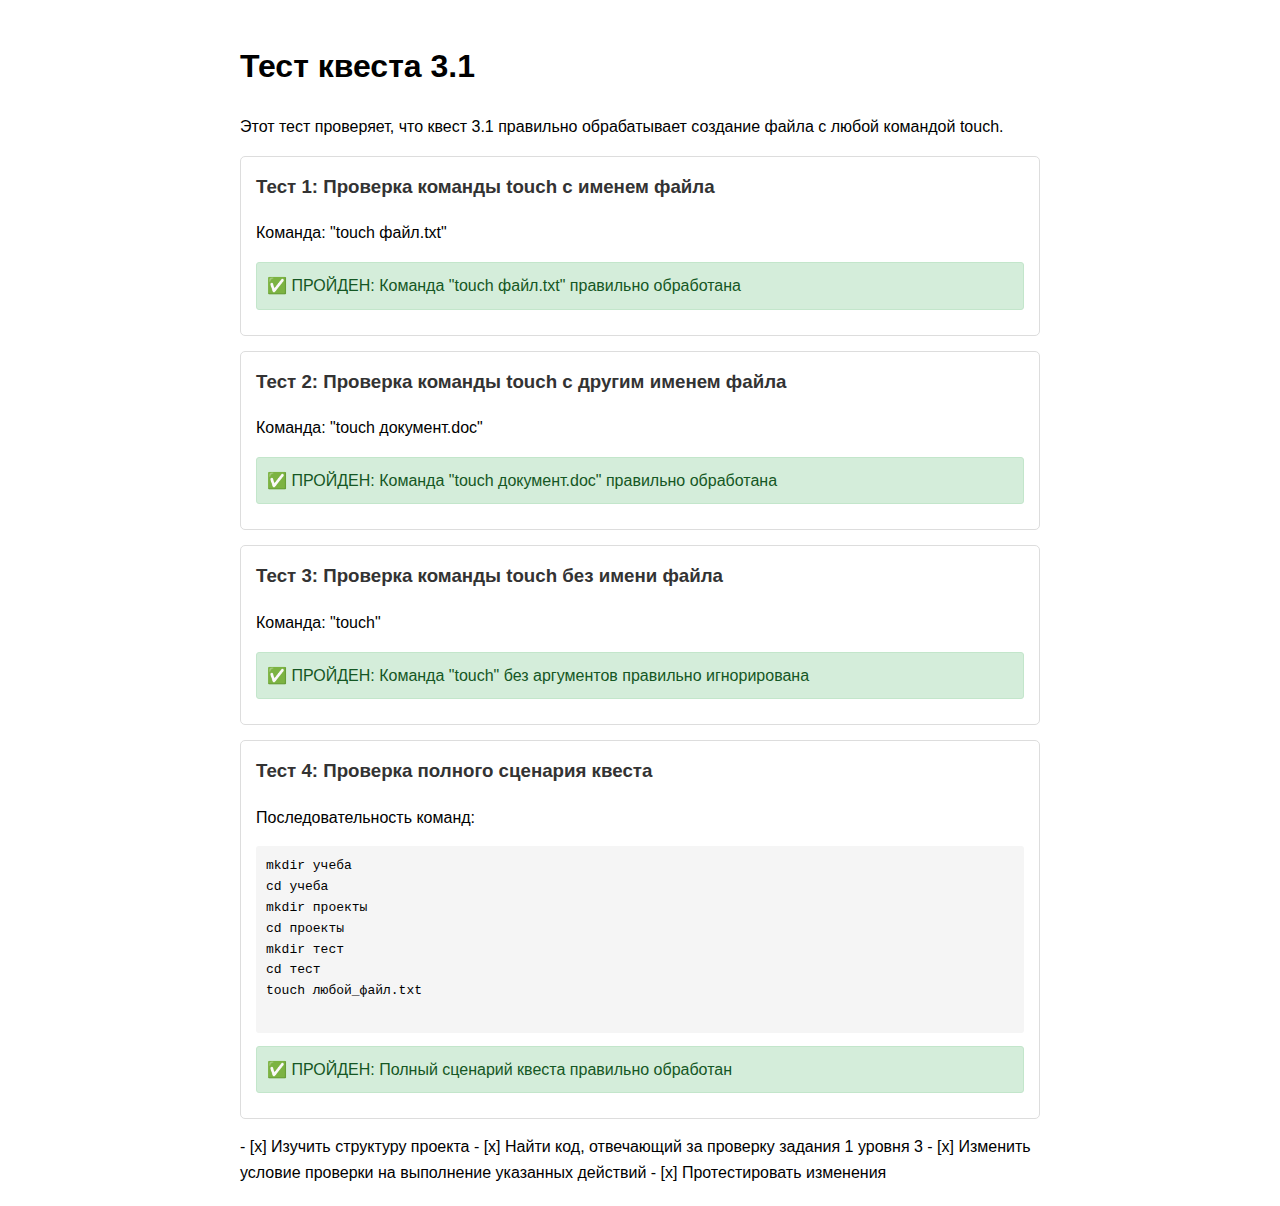
<file: test_quest_3_1.html>
<!DOCTYPE html>
<html lang="ru">
<head>
    <meta charset="UTF-8">
    <meta name="viewport" content="width=device-width, initial-scale=1.0">
    <title>Тест квеста 3.1</title>
    <style>
        body {
            font-family: Arial, sans-serif;
            line-height: 1.6;
            padding: 20px;
            max-width: 800px;
            margin: 0 auto;
        }
        .test-case {
            border: 1px solid #ddd;
            padding: 15px;
            margin-bottom: 15px;
            border-radius: 5px;
        }
        .test-case h3 {
            margin-top: 0;
            color: #333;
        }
        .test-result {
            padding: 10px;
            margin: 10px 0;
            border-radius: 3px;
        }
        .success {
            background-color: #d4edda;
            color: #155724;
            border: 1px solid #c3e6cb;
        }
        .failure {
            background-color: #f8d7da;
            color: #721c24;
            border: 1px solid #f5c6cb;
        }
        pre {
            background-color: #f5f5f5;
            padding: 10px;
            border-radius: 3px;
            overflow-x: auto;
        }
    </style>
</head>
<body>
    <h1>Тест квеста 3.1</h1>
    <p>Этот тест проверяет, что квест 3.1 правильно обрабатывает создание файла с любой командой touch.</p>

    <div class="test-case">
        <h3>Тест 1: Проверка команды touch с именем файла</h3>
        <p>Команда: "touch файл.txt"</p>
        <div class="test-result" id="test1-result">
            Запуск теста...
        </div>
    </div>

    <div class="test-case">
        <h3>Тест 2: Проверка команды touch с другим именем файла</h3>
        <p>Команда: "touch документ.doc"</p>
        <div class="test-result" id="test2-result">
            Запуск теста...
        </div>
    </div>

    <div class="test-case">
        <h3>Тест 3: Проверка команды touch без имени файла</h3>
        <p>Команда: "touch"</p>
        <div class="test-result" id="test3-result">
            Запуск теста...
        </div>
    </div>

    <div class="test-case">
        <h3>Тест 4: Проверка полного сценария квеста</h3>
        <p>Последовательность команд:</p>
        <pre>
mkdir учеба
cd учеба
mkdir проекты
cd проекты
mkdir тест
cd тест
touch любой_файл.txt
        </pre>
        <div class="test-result" id="test4-result">
            Запуск теста...
        </div>
    </div>

    <script>
        // Имитация консольного состояния
        const consoleState = {
            expectedCommands: {
                '3.1': ['mkdir учеба', 'cd учеба', 'mkdir проекты', 'cd проекты', 'mkdir тест', 'cd тест', 'touch']
            },
            completedCommands: {}
        };

        // Имитация функции проверки
        function checkCommandForQuests(command, questId = '3.1') {
            const expected = consoleState.expectedCommands[questId];
            const isArray = Array.isArray(expected);

            // Инициализируем массив выполненных команд для квеста, если его нет
            if (!consoleState.completedCommands[questId]) {
                consoleState.completedCommands[questId] = [];
            }

            if (isArray) {
                // Для квестов с несколькими командами
                expected.forEach(expectedCmd => {
                    // Специальная обработка для квеста 3.1 - проверка команды touch
                    if (questId === '3.1' && expectedCmd === 'touch') {
                        if (command.startsWith('touch ') && !consoleState.completedCommands[questId].includes('touch')) {
                            consoleState.completedCommands[questId].push('touch');
                        }
                    }
                    // Обычная проверка для других команд
                    else if (command === expectedCmd && !consoleState.completedCommands[questId].includes(expectedCmd)) {
                        consoleState.completedCommands[questId].push(expectedCmd);
                    }
                });
            }
        }

        function checkQuestCompletion(questId = '3.1') {
            const expected = consoleState.expectedCommands[questId];
            return expected.every(cmd => consoleState.completedCommands[questId]?.includes(cmd));
        }

        // Запуск тестов
        document.addEventListener('DOMContentLoaded', function() {
            // Тест 1: touch файл.txt
            consoleState.completedCommands = {};
            checkCommandForQuests('touch файл.txt');
            const test1Passed = consoleState.completedCommands['3.1']?.includes('touch');
            document.getElementById('test1-result').className = `test-result ${test1Passed ? 'success' : 'failure'}`;
            document.getElementById('test1-result').innerHTML = test1Passed
                ? '✅ ПРОЙДЕН: Команда "touch файл.txt" правильно обработана'
                : '❌ НЕ ПРОЙДЕН: Команда "touch файл.txt" не обработана';

            // Тест 2: touch документ.doc
            consoleState.completedCommands = {};
            checkCommandForQuests('touch документ.doc');
            const test2Passed = consoleState.completedCommands['3.1']?.includes('touch');
            document.getElementById('test2-result').className = `test-result ${test2Passed ? 'success' : 'failure'}`;
            document.getElementById('test2-result').innerHTML = test2Passed
                ? '✅ ПРОЙДЕН: Команда "touch документ.doc" правильно обработана'
                : '❌ НЕ ПРОЙДЕН: Команда "touch документ.doc" не обработана';

            // Тест 3: touch (без аргументов)
            consoleState.completedCommands = {};
            checkCommandForQuests('touch');
            const test3Passed = !consoleState.completedCommands['3.1']?.includes('touch');
            document.getElementById('test3-result').className = `test-result ${test3Passed ? 'success' : 'failure'}`;
            document.getElementById('test3-result').innerHTML = test3Passed
                ? '✅ ПРОЙДЕН: Команда "touch" без аргументов правильно игнорирована'
                : '❌ НЕ ПРОЙДЕН: Команда "touch" без аргументов ошибочно обработана';

            // Тест 4: Полный сценарий
            consoleState.completedCommands = {};
            const commands = [
                'mkdir учеба',
                'cd учеба',
                'mkdir проекты',
                'cd проекты',
                'mkdir тест',
                'cd тест',
                'touch любой_файл.txt'
            ];

            commands.forEach(cmd => checkCommandForQuests(cmd));
            const test4Passed = checkQuestCompletion();
            document.getElementById('test4-result').className = `test-result ${test4Passed ? 'success' : 'failure'}`;
            document.getElementById('test4-result').innerHTML = test4Passed
                ? '✅ ПРОЙДЕН: Полный сценарий квеста правильно обработан'
                : '❌ НЕ ПРОЙДЕН: Полный сценарий квеста не обработан правильно';
        });
    </script>
</body>
</html>
<task_progress>
- [x] Изучить структуру проекта
- [x] Найти код, отвечающий за проверку задания 1 уровня 3
- [x] Изменить условие проверки на выполнение указанных действий
- [x] Протестировать изменения
</task_progress>
</write_to_file>
</file>
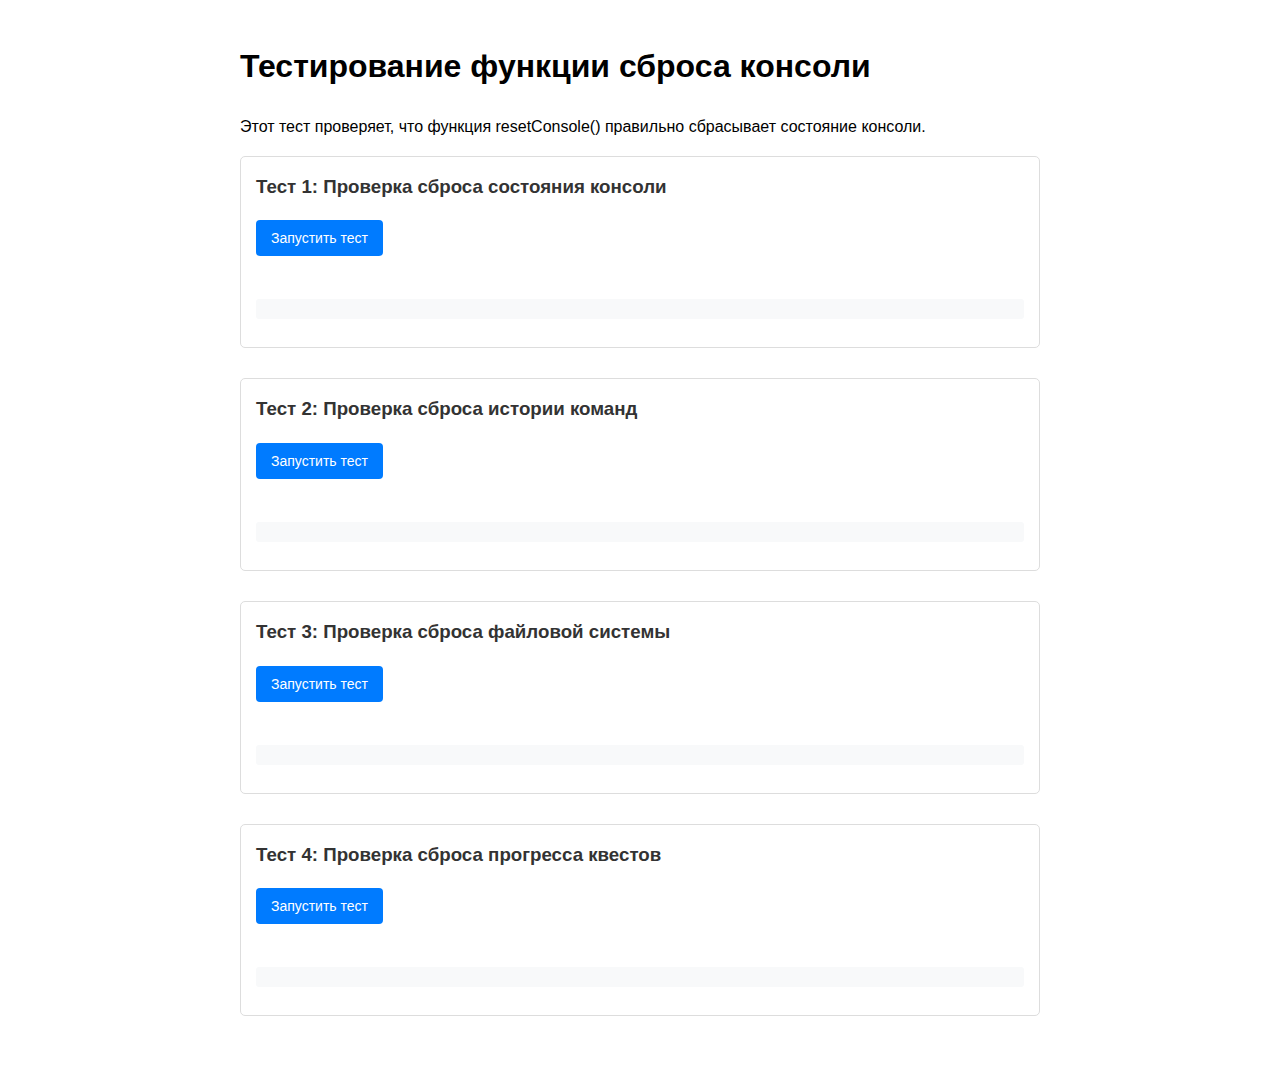
<file: test_reset_console.html>
<!DOCTYPE html>
<html lang="ru">
<head>
    <meta charset="UTF-8">
    <meta name="viewport" content="width=device-width, initial-scale=1.0">
    <title>Тест функции сброса консоли</title>
    <style>
        body {
            font-family: Arial, sans-serif;
            line-height: 1.6;
            padding: 20px;
            max-width: 800px;
            margin: 0 auto;
        }
        .test-case {
            margin-bottom: 30px;
            padding: 15px;
            border: 1px solid #ddd;
            border-radius: 5px;
        }
        .test-case h3 {
            margin-top: 0;
            color: #333;
        }
        .test-result {
            padding: 10px;
            margin: 10px 0;
            border-radius: 3px;
            font-weight: bold;
        }
        .success {
            background-color: #d4edda;
            color: #155724;
            border: 1px solid #c3e6cb;
        }
        .failure {
            background-color: #f8d7da;
            color: #721c24;
            border: 1px solid #f5c6cb;
        }
        button {
            background-color: #007bff;
            color: white;
            border: none;
            padding: 10px 15px;
            border-radius: 4px;
            cursor: pointer;
            font-size: 14px;
        }
        button:hover {
            background-color: #0056b3;
        }
        pre {
            background-color: #f8f9fa;
            padding: 10px;
            border-radius: 3px;
            overflow-x: auto;
        }
    </style>
</head>
<body>
    <h1>Тестирование функции сброса консоли</h1>
    <p>Этот тест проверяет, что функция resetConsole() правильно сбрасывает состояние консоли.</p>

    <div class="test-case">
        <h3>Тест 1: Проверка сброса состояния консоли</h3>
        <button onclick="testConsoleStateReset()">Запустить тест</button>
        <div id="result1" class="test-result"></div>
        <pre id="output1"></pre>
    </div>

    <div class="test-case">
        <h3>Тест 2: Проверка сброса истории команд</h3>
        <button onclick="testCommandHistoryReset()">Запустить тест</button>
        <div id="result2" class="test-result"></div>
        <pre id="output2"></pre>
    </div>

    <div class="test-case">
        <h3>Тест 3: Проверка сброса файловой системы</h3>
        <button onclick="testFileSystemReset()">Запустить тест</button>
        <div id="result3" class="test-result"></div>
        <pre id="output3"></pre>
    </div>

    <div class="test-case">
        <h3>Тест 4: Проверка сброса прогресса квестов</h3>
        <button onclick="testQuestProgressReset()">Запустить тест</button>
        <div id="result4" class="test-result"></div>
        <pre id="output4"></pre>
    </div>

    <script>
        // Импортируем функции из script.js
        const consoleState = {
            currentDirectory: '/home/user',
            files: {
                '/home/user': ['documents', 'downloads', 'projects'],
                '/home/user/documents': ['notes.txt', 'report.doc'],
                '/home/user/downloads': ['software.zip', 'image.jpg'],
                '/home/user/projects': ['web', 'scripts'],
                '/home/user/projects/web': ['index.html', 'style.css'],
                '/home/user/projects/scripts': ['backup.sh', 'install.sh']
            },
            history: ['ipconfig', 'ping 192.168.1.1', 'ls'],
            historyIndex: 3,
            currentLevelCommands: {
                1: ['ipconfig', 'ping', 'pwd', 'ls', 'mkdir', 'cp'],
                2: ['ipconfig', 'ping', 'nslookup', 'traceroute'],
                3: ['pwd', 'ls', 'mkdir', 'touch', 'cp', 'mv', 'rm', 'find', 'ps', 'top', 'cat', 'free', 'cd'],
                4: ['nano', 'chmod', './myscript.sh']
            },
            expectedCommands: {
                '1.1': 'ipconfig',
                '1.2': 'ping 192.168.1.20',
                '2.1': ['ipconfig', 'ping 192.168.1.1'],
                '2.2': 'nslookup google.com',
                '3.1': ['mkdir study', 'cd study', 'mkdir projects', 'cd projects', 'mkdir test', 'cd test', 'touch task'],
                '3.2': ['find /home -name "*.txt"', 'cat /proc/cpuinfo', 'free -h'],
                '4.1': ['nano myscript.sh', './myscript.sh']
            },
            completedCommands: {'1.1': ['ipconfig'], '1.2': ['ping 192.168.1.20']},
            scriptContent: 'echo "Hello World"',
            scriptCreated: true
        };

        const gameData = {
            quests: {
                '1.1': { completed: true, xp: 10, unlocked: true },
                '1.2': { completed: true, xp: 15, unlocked: true },
                '2.1': { completed: false, xp: 15, unlocked: false },
                '2.2': { completed: false, xp: 10, unlocked: false },
                '3.1': { completed: false, xp: 20, unlocked: false },
                '3.2': { completed: false, xp: 20, unlocked: false },
                '4.1': { completed: false, xp: 20, unlocked: false }
            }
        };

        let currentLevel = 1;

        // Функция сброса консоли (скопирована из script.js)
        function resetConsole() {
            // Сбрасываем состояние консоли
            consoleState.history = [];
            consoleState.historyIndex = -1;
            consoleState.completedCommands = {};
            consoleState.currentDirectory = '/home/user';
            consoleState.files = {
                '/home/user': ['documents', 'downloads', 'projects'],
                '/home/user/documents': ['notes.txt', 'report.doc'],
                '/home/user/downloads': ['software.zip', 'image.jpg'],
                '/home/user/projects': ['web', 'scripts'],
                '/home/user/projects/web': ['index.html', 'style.css'],
                '/home/user/projects/scripts': ['backup.sh', 'install.sh']
            };
            consoleState.scriptContent = '';
            consoleState.scriptCreated = false;

            // Сбрасываем прогресс по текущему квесту (если он не завершен)
            const currentLevelQuests = Object.keys(gameData.quests)
                .filter(questId => questId.startsWith(currentLevel + '.'));

            currentLevelQuests.forEach(questId => {
                if (!gameData.quests[questId].completed) {
                    gameData.quests[questId].completed = false;
                }
            });
        }

        // Тестовые случаи
        function testConsoleStateReset() {
            // Сохраняем исходное состояние
            const originalHistory = [...consoleState.history];
            const originalHistoryIndex = consoleState.historyIndex;
            const originalCompletedCommands = {...consoleState.completedCommands};
            const originalScriptContent = consoleState.scriptContent;
            const originalScriptCreated = consoleState.scriptCreated;

            // Вызываем функцию сброса
            resetConsole();

            const resultElement = document.getElementById('result1');
            const outputElement = document.getElementById('output1');

            // Проверяем, что состояние сбросилось
            const historyReset = consoleState.history.length === 0;
            const historyIndexReset = consoleState.historyIndex === -1;
            const commandsReset = Object.keys(consoleState.completedCommands).length === 0;
            const scriptContentReset = consoleState.scriptContent === '';
            const scriptCreatedReset = consoleState.scriptCreated === false;

            if (historyReset && historyIndexReset && commandsReset && scriptContentReset && scriptCreatedReset) {
                resultElement.className = 'test-result success';
                resultElement.textContent = '✅ ТЕСТ ПРОЙДЕН: Состояние консоли успешно сброшено';
            } else {
                resultElement.className = 'test-result failure';
                resultElement.textContent = '❌ ТЕСТ НЕ ПРОЙДЕН: Состояние консоли не сбросилось полностью';
            }

            outputElement.textContent = `Исходное состояние:\n` +
                `История: [${originalHistory.join(', ')}]\n` +
                `Индекс истории: ${originalHistoryIndex}\n` +
                `Выполненные команды: ${JSON.stringify(originalCompletedCommands)}\n` +
                `Содержимое скрипта: "${originalScriptContent}"\n` +
                `Скрипт создан: ${originalScriptCreated}\n\n` +
                `Состояние после сброса:\n` +
                `История: [${consoleState.history.join(', ')}]\n` +
                `Индекс истории: ${consoleState.historyIndex}\n` +
                `Выполненные команды: ${JSON.stringify(consoleState.completedCommands)}\n` +
                `Содержимое скрипта: "${consoleState.scriptContent}"\n` +
                `Скрипт создан: ${consoleState.scriptCreated}`;
        }

        function testCommandHistoryReset() {
            // Добавляем команды в историю
            consoleState.history = ['ipconfig', 'ping 192.168.1.1', 'ls', 'cd documents'];
            consoleState.historyIndex = 4;

            // Вызываем функцию сброса
            resetConsole();

            const resultElement = document.getElementById('result2');
            const outputElement = document.getElementById('output2');

            // Проверяем, что история команд сбросилась
            const historyEmpty = consoleState.history.length === 0;
            const indexReset = consoleState.historyIndex === -1;

            if (historyEmpty && indexReset) {
                resultElement.className = 'test-result success';
                resultElement.textContent = '✅ ТЕСТ ПРОЙДЕН: История команд успешно сброшена';
            } else {
                resultElement.className = 'test-result failure';
                resultElement.textContent = '❌ ТЕСТ НЕ ПРОЙДЕН: История команд не сбросилась';
            }

            outputElement.textContent = `Состояние после сброса:\n` +
                `История команд: [${consoleState.history.join(', ')}]\n` +
                `Индекс истории: ${consoleState.historyIndex}`;
        }

        function testFileSystemReset() {
            // Модифицируем файловую систему
            consoleState.files['/home/user/test'] = ['testfile.txt'];
            consoleState.files['/home/user'].push('test');
            consoleState.currentDirectory = '/home/user/test';

            // Вызываем функцию сброса
            resetConsole();

            const resultElement = document.getElementById('result3');
            const outputElement = document.getElementById('output3');

            // Проверяем, что файловая система сбросилась
            const directoryReset = consoleState.currentDirectory === '/home/user';
            const filesReset = JSON.stringify(consoleState.files) === JSON.stringify({
                '/home/user': ['documents', 'downloads', 'projects'],
                '/home/user/documents': ['notes.txt', 'report.doc'],
                '/home/user/downloads': ['software.zip', 'image.jpg'],
                '/home/user/projects': ['web', 'scripts'],
                '/home/user/projects/web': ['index.html', 'style.css'],
                '/home/user/projects/scripts': ['backup.sh', 'install.sh']
            });

            if (directoryReset && filesReset) {
                resultElement.className = 'test-result success';
                resultElement.textContent = '✅ ТЕСТ ПРОЙДЕН: Файловая система успешно сброшена';
            } else {
                resultElement.className = 'test-result failure';
                resultElement.textContent = '❌ ТЕСТ НЕ ПРОЙДЕН: Файловая система не сбросилась';
            }

            outputElement.textContent = `Состояние после сброса:\n` +
                `Текущая директория: ${consoleState.currentDirectory}\n` +
                `Файловая система: ${JSON.stringify(consoleState.files, null, 2)}`;
        }

        function testQuestProgressReset() {
            // Завершаем несколько квестов
            gameData.quests['1.1'].completed = true;
            gameData.quests['1.2'].completed = true;
            gameData.quests['2.1'].completed = true;

            // Вызываем функцию сброса
            resetConsole();

            const resultElement = document.getElementById('result4');
            const outputElement = document.getElementById('output4');

            // Проверяем, что прогресс квестов сбросился (только для незавершенных квестов)
            const quest11StillCompleted = gameData.quests['1.1'].completed; // Должен остаться завершенным
            const quest12StillCompleted = gameData.quests['1.2'].completed; // Должен остаться завершенным
            const quest21Reset = !gameData.quests['2.1'].completed; // Должен сброситься

            if (quest11StillCompleted && quest12StillCompleted && quest21Reset) {
                resultElement.className = 'test-result success';
                resultElement.textContent = '✅ ТЕСТ ПРОЙДЕН: Прогресс квестов сброшен правильно (завершенные квесты сохранены)';
            } else {
                resultElement.className = 'test-result failure';
                resultElement.textContent = '❌ ТЕСТ НЕ ПРОЙДЕН: Прогресс квестов сбросился неправильно';
            }

            outputElement.textContent = `Состояние квестов после сброса:\n` +
                `Квест 1.1: ${gameData.quests['1.1'].completed ? 'Завершен' : 'Не завершен'}\n` +
                `Квест 1.2: ${gameData.quests['1.2'].completed ? 'Завершен' : 'Не завершен'}\n` +
                `Квест 2.1: ${gameData.quests['2.1'].completed ? 'Завершен' : 'Не завершен'}\n` +
                `Квест 2.2: ${gameData.quests['2.2'].completed ? 'Завершен' : 'Не завершен'}`;
        }
    </script>
</body>
</html>
</file>
<file: style.css>
:root {
    --primary-color: #667eea;
    --secondary-color: #764ba2;
    --background-color: linear-gradient(135deg, #667eea 0%, #764ba2 100%);
    --text-color: #2d3748;
    --text-secondary: #718096;
    --card-bg: #f7fafc;
    --button-primary: linear-gradient(135deg, #667eea, #764ba2);
    --button-secondary: #edf2f7;
    --progress-color: linear-gradient(90deg, #48bb78, #38a169);
    --border-color: #e2e8f0;
    --shadow-color: rgba(0,0,0,0.08);
    --accent-color: #48bb78;
    --highlight-color: #f6e05e;
}

[data-theme="dark"] {
    --primary-color: #6c5ce7;
    --secondary-color: #4a3a6a;
    --background-color: #1a1a2e;
    --text-color: #e8e8e8;
    --text-secondary: #bbb;
    --card-bg: #2a2a3e;
    --button-primary: linear-gradient(135deg, #6c5ce7, #4a3a6a);
    --button-secondary: #3a3a5a;
    --progress-color: linear-gradient(90deg, #48bb78, #38a169);
    --border-color: #4a4a6a;
    --shadow-color: rgba(26, 26, 46, 0.5);
    --accent-color: #68d391;
    --highlight-color: #f6e05e;
}

* {
    margin: 0;
    padding: 0;
    box-sizing: border-box;
}

body {
    font-family: 'Segoe UI', Tahoma, Geneva, Verdana, sans-serif;
    background: var(--background-color);
    color: var(--text-color);
    line-height: 1.6;
    min-height: 100vh;
    transition: background 0.3s ease, color 0.3s ease;
}

.container {
    max-width: 1200px;
    margin: 0 auto;
    padding: 20px;
}

/* Навигация */
.game-nav {
    display: flex;
    gap: 10px;
    margin-bottom: 20px;
    background: var(--card-bg);
    border-radius: 15px;
    padding: 10px;
    box-shadow: 0 4px 15px var(--shadow-color);
}

.nav-btn {
    flex: 1;
    background: var(--button-secondary);
    border: none;
    padding: 12px 20px;
    border-radius: 10px;
    cursor: pointer;
    font-size: 1em;
    transition: all 0.3s ease;
    color: var(--text-color);
}

.nav-btn.active {
    background: var(--button-primary);
    color: white;
    transform: translateY(-2px);
    box-shadow: 0 4px 10px rgba(102, 126, 234, 0.4);
}

.nav-btn:hover:not(.active) {
    background: #cbd5e0;
    transform: translateY(-1px);
}

/* Шапка */
.header {
    background: var(--card-bg);
    border-radius: 15px;
    padding: 20px;
    margin-bottom: 20px;
    box-shadow: 0 8px 25px var(--shadow-color);
    color: var(--text-color);
}

.player-info h1 {
    color: var(--text-color);
    margin-bottom: 15px;
    font-size: 2em;
}

.stats {
    display: flex;
    gap: 30px;
    margin-bottom: 15px;
}

.stat {
    text-align: center;
}

.stat-label {
    display: block;
    font-size: 0.9em;
    color: var(--text-secondary);
    margin-bottom: 5px;
}

.stat span:last-child {
    font-weight: bold;
    font-size: 1.2em;
    color: var(--text-color);
}

.progress-bar {
    width: 100%;
    height: 10px;
    background: var(--border-color);
    border-radius: 5px;
    overflow: hidden;
}

.progress-bar.small {
    height: 8px;
    width: 120px;
}

.progress-fill {
    height: 100%;
    background: var(--progress-color);
    width: 0%;
    transition: width 0.5s ease;
}

/* Секции */
.game-section {
    display: none;
    background: var(--card-bg);
    border-radius: 15px;
    padding: 30px;
    margin-bottom: 20px;
    box-shadow: 0 8px 25px var(--shadow-color);
    animation: fadeIn 0.5s ease;
    color: var(--text-color);
}

.game-section.active {
    display: block;
}

h2 {
    color: var(--text-color);
    margin-bottom: 20px;
    font-size: 1.5em;
}

/* Карточки теории */
.theory-card {
    display: none;
    animation: fadeIn 0.5s ease;
}

.theory-card.active {
    display: block;
}

.theory-card h3 {
    color: var(--text-color);
    margin-bottom: 15px;
    font-size: 1.3em;
}

.analogy {
    display: grid;
    grid-template-columns: 1fr 1fr;
    gap: 15px;
    margin: 20px 0;
}

.analogy-item {
    background: var(--card-bg);
    padding: 15px;
    border-radius: 8px;
    border-left: 4px solid var(--primary-color);
    color: var(--text-color);
}

.code-example {
    background: #2d3748;
    color: #e2e8f0;
    padding: 15px;
    border-radius: 8px;
    margin: 15px 0;
    font-family: 'Courier New', monospace;
}

code {
    background: var(--border-color);
    color: var(--text-color);
    padding: 2px 6px;
    border-radius: 4px;
    font-family: 'Courier New', monospace;
}

.code-example code {
    background: transparent;
    color: #e2e8f0;
    padding: 0;
}

pre {
    background: #2d3748;
    color: #e2e8f0;
    padding: 15px;
    border-radius: 8px;
    overflow-x: auto;
    margin: 15px 0;
}

/* Кнопки */
.theory-btn {
    background: linear-gradient(135deg, #667eea, #764ba2);
    color: white;
    border: none;
    padding: 12px 25px;
    border-radius: 8px;
    cursor: pointer;
    font-size: 1em;
    margin-top: 15px;
    transition: transform 0.2s ease;
}

.theory-btn:hover {
    transform: translateY(-2px);
}

.theory-btn.secondary {
    background: #e2e8f0;
    color: #4a5568;
}

.btn-group {
    display: flex;
    gap: 10px;
}

/* Пингвин Tux */
.penguin-tux {
    position: absolute;
    left: -60px;
    top: 0;
    width: 50px;
    height: 60px;
    z-index: 20;
    transition: all 0.8s cubic-bezier(0.68, -0.55, 0.265, 1.55);
}

.penguin-body {
    position: relative;
    width: 50px;
    height: 60px;
    background: #000;
    border-radius: 50% 50% 45% 45%;
    animation: penguinBounce 2s infinite alternate;
}

.penguin-belly {
    position: absolute;
    top: 15px;
    left: 10px;
    width: 30px;
    height: 35px;
    background: #fff;
    border-radius: 50% 50% 40% 40%;
}

.penguin-eye {
    position: absolute;
    top: 20px;
    left: 15px;
    width: 8px;
    height: 8px;
    background: #fff;
    border-radius: 50%;
    animation: blink 3s infinite;
}

.penguin-eye::after {
    content: '';
    position: absolute;
    top: 2px;
    left: 2px;
    width: 4px;
    height: 4px;
    background: #000;
    border-radius: 50%;
}

.penguin-beak {
    position: absolute;
    top: 30px;
    left: 20px;
    width: 10px;
    height: 5px;
    background: #ff8c00;
    border-radius: 50% 50% 30% 30%;
}

.penguin-foot {
    position: absolute;
    bottom: -5px;
    width: 12px;
    height: 8px;
    background: #ff8c00;
    border-radius: 50% 50% 0 0;
    animation: walk 0.5s infinite alternate;
}

.penguin-foot.left {
    left: 10px;
    animation-delay: 0.25s;
}

.penguin-foot.right {
    right: 10px;
}

.penguin-wing {
    position: absolute;
    top: 25px;
    width: 15px;
    height: 20px;
    background: #000;
    border-radius: 50% 30% 30% 50%;
    animation: wave 2s infinite alternate;
}

.penguin-wing.left {
    left: -5px;
    transform: rotate(10deg);
}

.penguin-wing.right {
    right: -5px;
    transform: rotate(-10deg) scaleX(-1);
}

@keyframes penguinBounce {
    0% { transform: translateY(0px); }
    100% { transform: translateY(-5px); }
}

@keyframes walk {
    0% { transform: translateY(0px) scaleY(1); }
    100% { transform: translateY(-2px) scaleY(0.8); }
}

@keyframes wave {
    0% { transform: rotate(10deg); }
    100% { transform: rotate(-5deg); }
}

@keyframes blink {
    0%, 90%, 100% { transform: scaleY(1); }
    95% { transform: scaleY(0.1); }
}

/* Карта уровней */
.levels-map {
    position: relative;
    display: flex;
    flex-direction: column;
    align-items: center;
    gap: 20px;
    margin: 30px 0;
    min-height: 400px;
}

.level-node {
    display: flex;
    align-items: center;
    border-radius: 15px;
    padding: 20px;
    width: 100%;
    max-width: 500px;
    cursor: pointer;
    transition: all 0.3s ease;
    border: 2px solid #4a4a6a;
    position: relative;
    z-index: 10;
}

.level-node.active {
    border-color: #6c5ce7;
    background: #f0f4ff;
    transform: translateY(-2px);
    box-shadow: 0 8px 20px rgba(102, 126, 234, 0.2);
}

.level-node.completed {
    border-color: #6c5ce7;
    background: #f0f4ff;
}

.level-node.locked {
    background: #e2e8f0;
    cursor: not-allowed;
    opacity: 0.7;
}

.level-node:hover:not(.locked) {
    background: #f0f4ff;
}

/* Dark theme specific styles for level node states */
[data-theme="dark"] .level-node.active {
    background: #4a4a6a;
}

[data-theme="dark"] .level-node.completed {
    background: #4a4a6a;
}

[data-theme="dark"] .level-node.locked {
    background: #3a3a5a;
}

[data-theme="dark"] .level-node:hover:not(.locked) {
    background: #4a4a6a;
}

/* Light theme specific styles for level nodes */
.level-node {
    background: white;
    color: #2d3748;
}

.level-node .node-info h3 {
    color: #2d3748;
}

.level-node .node-info p {
    color: #718096;
}

.level-node .node-status {
    color: #2d3748;
}

/* Dark theme specific styles for level nodes */
[data-theme="dark"] .level-node {
    background: #3a3a5a;
    color: white;
}

[data-theme="dark"] .level-node .node-info h3 {
    color: white;
}

[data-theme="dark"] .level-node .node-info p {
    color: #bbb;
}

[data-theme="dark"] .level-node .node-status {
    color: white;
}

.node-icon {
    font-size: 2.5em;
    margin-right: 20px;
    flex-shrink: 0;
}

.node-info {
    flex-grow: 1;
}

.node-info h3 {
    color: #2d3748;
    margin-bottom: 5px;
    font-size: 1.2em;
}

.node-info p {
    color: #718096;
    margin-bottom: 10px;
}

.node-progress {
    display: flex;
    align-items: center;
    gap: 10px;
}

.node-status {
    padding: 8px 15px;
    border-radius: 20px;
    font-weight: bold;
    font-size: 0.9em;
    flex-shrink: 0;
}

.level-node.active .node-status {
    background: #bee3f8;
    color: #2b6cb0;
}

.level-node.completed .node-status {
    background: #c6f6d5;
    color: #276749;
}

.level-node.locked .node-status {
    background: #e2e8f0;
    color: #718096;
}

.connection-line {
    width: 4px;
    height: 40px;
    background: #6c5ce7;
    border-radius: 2px;
    position: relative;
    z-index: 5;
}

.map-legend {
    display: flex;
    justify-content: center;
    gap: 30px;
    margin-top: 30px;
    padding-top: 20px;
    border-top: 1px solid #e2e8f0;
}

.legend-item {
    display: flex;
    align-items: center;
    gap: 8px;
}

.legend-color {
    width: 16px;
    height: 16px;
    border-radius: 4px;
    border: 2px solid transparent;
}

.legend-color.active {
    background: #f0f4ff;
    border-color: #667eea;
}

.legend-color.completed {
    background: #f0fff4;
    border-color: #48bb78;
}

.legend-color.locked {
    background: #edf2f7;
    border-color: #a0aec0;
}

/* Заголовок уровня в квестах */
.level-header {
    display: flex;
    align-items: center;
    justify-content: space-between;
    margin-bottom: 30px;
    padding-bottom: 20px;
    border-bottom: 2px solid #e2e8f0;
}

.back-to-map-btn {
    background: #e2e8f0;
    color: #4a5568;
    border: none;
    padding: 10px 20px;
    border-radius: 8px;
    cursor: pointer;
    font-size: 1em;
    transition: all 0.3s ease;
}

.back-to-map-btn:hover {
    background: #cbd5e0;
    transform: translateX(-2px);
}

.level-progress {
    display: flex;
    align-items: center;
    gap: 10px;
    color: #718096;
}

/* Консольный интерфейс */
.console-container {
    background: #1e1e1e;
    color: #e0e0e0;
    border-radius: 10px;
    padding: 15px;
    margin-bottom: 20px;
    font-family: 'Courier New', monospace;
    box-shadow: 0 4px 15px rgba(0,0,0,0.3);
    border: 1px solid #333;
}

.console-header {
    display: flex;
    justify-content: space-between;
    align-items: center;
    margin-bottom: 10px;
    padding-bottom: 10px;
    border-bottom: 1px solid #333;
}

.console-header span {
    color: #48bb78;
    font-weight: bold;
}

.console-clear-btn {
    background: #333;
    color: #e0e0e0;
    border: none;
    padding: 5px 10px;
    border-radius: 5px;
    cursor: pointer;
    font-size: 0.9em;
    transition: background 0.2s ease;
}

.console-clear-btn:hover {
    background: #444;
}

.console-output {
    height: 200px;
    overflow-y: auto;
    margin-bottom: 10px;
    padding: 10px;
    background: #252525;
    border-radius: 5px;
    white-space: pre-wrap;
}

.console-line {
    margin-bottom: 5px;
    line-height: 1.4;
}

.command-line {
    color: #48bb78;
}

.response-line {
    color: #e0e0e0;
}

.success-line {
    color: #48bb78;
    font-weight: bold;
}

.console-input-container {
    display: flex;
    align-items: center;
}

.console-prompt {
    color: #48bb78;
    margin-right: 10px;
    font-weight: bold;
}

.console-input {
    flex-grow: 1;
    background: #333;
    color: #e0e0e0;
    border: 1px solid #444;
    padding: 8px 12px;
    border-radius: 5px;
    font-family: 'Courier New', monospace;
    outline: none;
}

.console-input:focus {
    border-color: #667eea;
    box-shadow: 0 0 0 2px rgba(102, 126, 234, 0.2);
}

/* Квесты */
.quest-level {
    display: none;
}

.quest-level.active {
    display: block;
}

.quest-card {
    background: var(--card-bg);
    border-radius: 10px;
    padding: 20px;
    margin-bottom: 15px;
    border-left: 4px solid var(--primary-color);
    transition: all 0.3s ease;
    color: var(--text-color);
}

.quest-card:hover {
    transform: translateX(5px);
    box-shadow: 0 4px 15px var(--shadow-color);
}

.quest-header {
    display: flex;
    justify-content: space-between;
    align-items: center;
    margin-bottom: 15px;
}

.quest-header h4 {
    color: var(--text-color);
    font-size: 1.1em;
}

.quest-steps {
    background: var(--card-bg);
    padding: 15px;
    border-radius: 8px;
    margin: 15px 0;
    color: var(--text-color);
}

.quest-steps p {
    margin-bottom: 8px;
}

.command {
    background: var(--border-color);
    padding: 4px 8px;
    border-radius: 4px;
    font-family: 'Courier New', monospace;
    cursor: pointer;
    border: 1px solid var(--border-color);
    transition: background 0.2s ease;
    color: var(--text-color);
}

.command:hover {
    background: var(--button-secondary);
}

.quest-check {
    margin-top: 15px;
}

.quest-check label {
    display: flex;
    align-items: center;
    gap: 10px;
    cursor: pointer;
}

.quest-check input[type="checkbox"] {
    width: 18px;
    height: 18px;
}

.quest-check span {
    font-weight: bold;
    padding: 8px 12px;
    border-radius: 20px;
    font-size: 0.9em;
    display: inline-block;
    color: #ed8936;
    background: #fffaf0;
}

.quest-check input[type="text"] {
    padding: 8px;
    border: 1px solid #cbd5e0;
    border-radius: 4px;
    margin-left: 10px;
}

.quest-check input[type="checkbox"]:disabled,
.quest-check input[type="text"]:disabled {
    opacity: 0.6;
    cursor: not-allowed;
}

/* Модальное окно */
.modal {
    display: none;
    position: fixed;
    top: 0;
    left: 0;
    width: 100%;
    height: 100%;
    background: rgba(0,0,0,0.5);
    z-index: 1000;
    animation: fadeIn 0.3s ease;
}

.modal-content {
    position: absolute;
    top: 50%;
    left: 50%;
    transform: translate(-50%, -50%);
    background: var(--card-bg);
    padding: 30px;
    border-radius: 15px;
    text-align: center;
    min-width: 300px;
    animation: slideIn 0.3s ease;
    color: var(--text-color);
}

.modal-content h2 {
    color: var(--accent-color);
    margin-bottom: 15px;
}

.modal-content button {
    background: var(--button-primary);
    color: white;
    border: none;
    padding: 10px 20px;
    border-radius: 8px;
    cursor: pointer;
    margin-top: 15px;
}

/* Модальное окно завершения уровня */
#level-completion-modal .modal-content {
    max-width: 500px;
    padding: 40px;
}

#level-completion-modal h2 {
    color: #48bb78;
    font-size: 2em;
    margin-bottom: 10px;
}

#level-completion-modal p {
    font-size: 1.1em;
    color: #4a5568;
    margin-bottom: 25px;
}

.level-completion-progress {
    background: #f7fafc;
    padding: 20px;
    border-radius: 10px;
    margin: 20px 0;
    text-align: left;
}

.level-completion-progress h3 {
    color: #2d3748;
    margin-bottom: 15px;
    font-size: 1.1em;
}

.progress-info {
    display: flex;
    justify-content: space-between;
    margin-bottom: 15px;
    font-size: 1em;
}

.progress-info span {
    color: #4a5568;
    font-weight: bold;
}

.progress-info span span {
    color: #667eea;
    font-weight: bold;
}

#level-completion-modal .progress-bar {
    height: 12px;
    background: #e2e8f0;
    border-radius: 6px;
    overflow: hidden;
    margin-top: 10px;
}

#completion-progress-fill {
    height: 100%;
    background: linear-gradient(90deg, #48bb78, #38a169);
    width: 0%;
    transition: width 0.5s ease;
}

/* Стили для списка выполненных заданий */
.completed-tasks-container {
    margin-top: 20px;
    padding-top: 20px;
    border-top: 1px solid #e2e8f0;
}

.completed-tasks-container h3 {
    color: #2d3748;
    margin-bottom: 15px;
    font-size: 1.1em;
}

#tasks-list {
    list-style: none;
    padding: 0;
    margin: 0;
}

.completed-task-item {
    display: flex;
    justify-content: space-between;
    align-items: center;
    background: white;
    padding: 12px 15px;
    margin-bottom: 10px;
    border-radius: 8px;
    border-left: 4px solid #48bb78;
    box-shadow: 0 2px 5px rgba(0,0,0,0.05);
    animation: slideInTask 0.5s ease;
}

.completed-task-item:nth-child(1) {
    animation-delay: 0.1s;
}

.completed-task-item:nth-child(2) {
    animation-delay: 0.2s;
}

.completed-task-item:nth-child(3) {
    animation-delay: 0.3s;
}

.completed-task-item:nth-child(4) {
    animation-delay: 0.4s;
}

.task-name {
    color: #2d3748;
    font-weight: 500;
    font-size: 0.95em;
}

.task-xp {
    color: #48bb78;
    font-weight: bold;
    font-size: 1em;
    background: #f0fff4;
    padding: 5px 10px;
    border-radius: 20px;
}

/* Анимация для заданий */
@keyframes slideInTask {
    from {
        opacity: 0;
        transform: translateX(-20px);
    }
    to {
        opacity: 1;
        transform: translateX(0);
    }
}

/* Анимация для желтых кружочков - левая траектория по дуге */
@keyframes circleFlyLeft {
    0% {
        opacity: 0;
        transform: translate(0, 0) scale(0.5);
    }
    10% {
        opacity: 1;
    }
    50% {
        transform: translate(-150px, -80px) scale(1.1);
    }
    90% {
        opacity: 1;
    }
    100% {
        opacity: 0;
        transform: translate(0, -180px) scale(0.8);
    }
}

/* Анимация для желтых кружочков - правая траектория по дуге */
@keyframes circleFlyRight {
    0% {
        opacity: 0;
        transform: translate(0, 0) scale(0.5);
    }
    10% {
        opacity: 1;
    }
    50% {
        transform: translate(150px, -80px) scale(1.1);
    }
    90% {
        opacity: 1;
    }
    100% {
        opacity: 0;
        transform: translate(0, -180px) scale(0.8);
    }
}

/* Стили для желтых кружочков */
.xp-circle {
    position: absolute;
    width: 20px;
    height: 20px;
    background: #f6e05e;
    border-radius: 50%;
    z-index: 10000;
    opacity: 0;
    box-shadow: 0 0 15px rgba(246, 224, 94, 0.9);
    animation-duration: 1.5s;
    animation-timing-function: ease-out;
    animation-fill-mode: forwards;
    border: 2px solid #d69e2e;
}

/* Левая траектория */
.xp-circle.circle-left {
    animation-name: circleFlyLeft;
}

/* Правая траектория */
.xp-circle.circle-right {
    animation-name: circleFlyRight;
}

/* Эффект следа для кружочков */
.xp-circle::before {
    content: '';
    position: absolute;
    width: 100%;
    height: 100%;
    background: rgba(246, 224, 94, 0.3);
    border-radius: 50%;
    transform: scale(1.5);
    animation: trailEffect 1.5s ease-out forwards;
}

@keyframes trailEffect {
    0% {
        opacity: 0.8;
        transform: scale(1.5);
    }
    50% {
        opacity: 0.4;
        transform: scale(2);
    }
    100% {
        opacity: 0;
        transform: scale(2.5);
    }
}

/* Анимация для летящих заданий (старая анимация, оставлена для совместимости) */
@keyframes taskFly {
    0% {
        opacity: 0;
        transform: translate(0, 0) scale(0.8);
    }
    10% {
        opacity: 1;
    }
    90% {
        opacity: 1;
    }
    100% {
        opacity: 0;
        transform: translate(150px, -100px) scale(1.2);
    }
}

/* Стили для летящих заданий (старая анимация, оставлена для совместимости) */
.xp-flying-item.task-flying {
    position: absolute;
    background: linear-gradient(135deg, #667eea, #764ba2);
    color: white;
    padding: 10px 15px;
    border-radius: 25px;
    font-weight: bold;
    font-size: 0.95em;
    box-shadow: 0 6px 20px rgba(102, 126, 234, 0.5);
    animation: taskFly 2s ease-out forwards;
    opacity: 0;
    max-width: 250px;
    text-align: center;
    z-index: 100;
    transition: all 0.3s ease;
}

/* Эффект свечения для летящих заданий */
.xp-flying-item.task-flying::before {
    content: '✨';
    position: absolute;
    left: -20px;
    top: 50%;
    transform: translateY(-50%);
    font-size: 1.2em;
    animation: sparkle 1s infinite;
}

@keyframes sparkle {
    0%, 100% { opacity: 0.5; transform: translateY(-50%) scale(1); }
    50% { opacity: 1; transform: translateY(-50%) scale(1.2); }
}

/* Анимация для прогресс-бара при получении XP */
#completion-progress-fill {
    height: 100%;
    background: linear-gradient(90deg, #48bb78, #38a169);
    width: 0%;
    transition: width 0.5s ease-out;
}

/* Эффект мерцания при повышении уровня */
.level-up-animation {
    animation: levelUpPulse 1.5s ease-out;
}

@keyframes levelUpPulse {
    0% { transform: scale(1); box-shadow: 0 0 0 0 rgba(72, 187, 120, 0.7); }
    50% { transform: scale(1.1); box-shadow: 0 0 0 20px rgba(72, 187, 120, 0); }
    100% { transform: scale(1); box-shadow: 0 0 0 0 rgba(72, 187, 120, 0); }
}

/* Контейнер для анимации опыта */
.xp-animation-container {
    position: relative;
    height: 200px;
    margin-top: 20px;
    overflow: visible;
    width: 100%;
}

.xp-flying {
    position: absolute;
    top: 0;
    left: 0;
    width: 100%;
    height: 100%;
    z-index: 1000;
}

.xp-flying-item {
    position: absolute;
    background: linear-gradient(135deg, #667eea, #764ba2);
    color: white;
    padding: 8px 15px;
    border-radius: 20px;
    font-weight: bold;
    font-size: 0.9em;
    box-shadow: 0 4px 15px rgba(102, 126, 234, 0.4);
    animation: xpFly 2s ease-out forwards;
    opacity: 0;
}

@keyframes xpFly {
    0% {
        opacity: 0;
        transform: translate(0, 0) scale(0.8);
    }
    10% {
        opacity: 1;
    }
    90% {
        opacity: 1;
    }
    100% {
        opacity: 0;
        transform: translate(150px, -100px) scale(1.2);
    }
}

.next-level-modal-btn {
    background: linear-gradient(135deg, #48bb78, #38a169);
    color: white;
    border: none;
    padding: 15px 30px;
    border-radius: 10px;
    cursor: pointer;
    font-size: 1.1em;
    font-weight: bold;
    margin-top: 20px;
    transition: all 0.3s ease;
    box-shadow: 0 4px 15px rgba(72, 187, 120, 0.3);
}

.next-level-modal-btn:hover {
    transform: translateY(-2px);
    box-shadow: 0 6px 20px rgba(72, 187, 120, 0.4);
}

.continue-btn {
    background: #e2e8f0;
    color: #4a5568;
    border: none;
    padding: 12px 25px;
    border-radius: 8px;
    cursor: pointer;
    font-size: 1em;
    margin-top: 10px;
    transition: all 0.3s ease;
}

.continue-btn:hover {
    background: #cbd5e0;
    transform: translateY(-1px);
}

/* Анимации */
@keyframes fadeIn {
    from { opacity: 0; }
    to { opacity: 1; }
}

@keyframes slideIn {
    from {
        opacity: 0;
        transform: translate(-50%, -60%);
    }
    to {
        opacity: 1;
        transform: translate(-50%, -50%);
    }
}

/* Шпаргалка */
.cheatsheet-btn {
    position: fixed;
    bottom: 20px;
    right: 20px;
    background: linear-gradient(135deg, #667eea, #764ba2);
    color: white;
    border: none;
    padding: 12px 20px;
    border-radius: 50px;
    cursor: pointer;
    font-size: 1em;
    z-index: 100;
    box-shadow: 0 4px 15px rgba(0,0,0,0.2);
    transition: transform 0.2s ease;
}

.cheatsheet-btn:hover {
    transform: scale(1.05);
}

.cheatsheet-content {
    max-width: 600px;
    max-height: 80vh;
    overflow-y: auto;
}

.cheatsheet-header {
    display: flex;
    justify-content: space-between;
    align-items: center;
    margin-bottom: 20px;
    padding-bottom: 15px;
    border-bottom: 2px solid #e2e8f0;
}

.close-cheatsheet-btn {
    background: #e53e3e;
    color: white;
    border: none;
    width: 30px;
    height: 30px;
    border-radius: 50%;
    cursor: pointer;
    font-size: 1.2em;
    display: flex;
    align-items: center;
    justify-content: center;
    transition: background 0.2s ease;
}

.close-cheatsheet-btn:hover {
    background: #c53030;
}

.cheatsheet-content-area {
    padding: 10px 0;
}

.cheatsheet-section {
    background: #f7fafc;
    padding: 15px;
    border-radius: 8px;
    margin-bottom: 20px;
    border-left: 4px solid #667eea;
}

.cheatsheet-section h3 {
    color: #2d3748;
    margin-bottom: 10px;
    font-size: 1.2em;
}

.cheatsheet-section p {
    margin-bottom: 10px;
    color: #4a5568;
}

.cheatsheet-section ul {
    margin-left: 20px;
    margin-bottom: 10px;
}

.cheatsheet-section pre {
    background: #2d3748;
    color: #e2e8f0;
    padding: 10px;
    border-radius: 5px;
    font-size: 0.9em;
    overflow-x: auto;
}

.command-group {
    display: grid;
    grid-template-columns: 1fr 1fr;
    gap: 15px;
    margin-top: 15px;
}

.command-item {
    background: #edf2f7;
    padding: 12px;
    border-radius: 8px;
    border-left: 3px solid #667eea;
    transition: all 0.2s ease;
}

.command-item:hover {
    background: #e2e8f0;
    transform: translateX(5px);
}

.command-name {
    font-family: 'Courier New', monospace;
    font-weight: bold;
    color: #667eea;
    margin-bottom: 5px;
    font-size: 1.1em;
    cursor: pointer;
    text-decoration: underline;
    transition: color 0.2s ease;
}

.command-name:hover {
    color: #764ba2;
}

.command-desc {
    color: #4a5568;
    font-size: 0.9em;
}

/* Command Tooltip */
.command-tooltip {
    position: fixed;
    background: white;
    border: 1px solid #e2e8f0;
    border-radius: 8px;
    padding: 10px 15px;
    box-shadow: 0 4px 15px rgba(0,0,0,0.1);
    z-index: 10000;
    font-size: 0.9em;
    max-width: 300px;
    line-height: 1.5;
    pointer-events: none;
}

.command-tooltip code {
    background: #f7fafc;
    padding: 2px 4px;
    border-radius: 4px;
    font-family: 'Courier New', monospace;
}

@media (max-width: 768px) {
    .command-group {
        grid-template-columns: 1fr;
    }

    .cheatsheet-btn {
        bottom: 10px;
        right: 10px;
        padding: 10px 15px;
        font-size: 0.9em;
    }
}

/* Secret Level Styles */
.secret-level-header {
    background: linear-gradient(135deg, #6c5ce7, #a29bfe);
    color: white;
    padding: 20px;
    border-radius: 15px;
    margin-bottom: 20px;
    text-align: center;
    box-shadow: 0 8px 25px rgba(108, 92, 234, 0.3);
    border: 2px solid #a29bfe;
}

.secret-level-header h2 {
    font-size: 1.8em;
    margin-bottom: 10px;
    text-shadow: 2px 2px 4px rgba(0,0,0,0.2);
}

.secret-description {
    font-size: 1.1em;
    opacity: 0.95;
    font-style: italic;
}

.secret-console {
    background: #1a1a2e;
    border: 2px solid #6c5ce7;
    box-shadow: 0 6px 20px rgba(108, 92, 234, 0.4);
}

.secret-console .console-header span {
    color: #f6e05e;
}

.secret-console .console-prompt {
    color: #f6e05e;
}

.secret-quest {
    background: linear-gradient(135deg, rgba(108, 92, 234, 0.1), rgba(162, 155, 254, 0.05));
    border-left: 4px solid #f6e05e;
    border-radius: 10px;
    box-shadow: 0 4px 15px rgba(108, 92, 234, 0.1);
}

.secret-quest .quest-header h4 {
    color: #f6e05e;
    text-shadow: 1px 1px 2px rgba(0,0,0,0.1);
}

.secret-complete {
    background: linear-gradient(135deg, #6c5ce7, #a29bfe);
    color: white;
    padding: 30px;
    border-radius: 15px;
    text-align: center;
    box-shadow: 0 10px 30px rgba(108, 92, 234, 0.4);
    border: 3px solid #f6e05e;
}

.secret-complete h3 {
    font-size: 2em;
    margin-bottom: 15px;
    text-shadow: 2px 2px 4px rgba(0,0,0,0.3);
}

.secret-final-btn {
    background: linear-gradient(135deg, #f6e05e, #d69e2e);
    color: #2d3748;
    font-weight: bold;
    box-shadow: 0 8px 25px rgba(246, 224, 94, 0.4);
}

/* Golden XP effect for max level completion */
.golden-xp {
    color: #FFD700 !important;
    text-shadow:
        0 0 5px rgba(255, 215, 0, 0.7),
        0 0 10px rgba(255, 215, 0, 0.5),
        0 0 15px rgba(255, 215, 0, 0.3);
    animation: goldenGlow 2s ease-in-out infinite alternate;
    font-weight: bold !important;
}

@keyframes goldenGlow {
    0% {
        text-shadow:
            0 0 5px rgba(255, 215, 0, 0.7),
            0 0 10px rgba(255, 215, 0, 0.5),
            0 0 15px rgba(255, 215, 0, 0.3);
    }
    100% {
        text-shadow:
            0 0 8px rgba(255, 215, 0, 0.8),
            0 0 15px rgba(255, 215, 0, 0.6),
            0 0 20px rgba(255, 215, 0, 0.4),
            0 0 25px rgba(255, 215, 0, 0.2);
    }
}

/* Golden word effect for congratulatory messages */
.golden-word {
    color: #FFD700;
    font-weight: bold;
    text-shadow:
        0 0 5px rgba(255, 215, 0, 0.7),
        0 0 10px rgba(255, 215, 0, 0.5);
    animation: goldenWordPulse 2s ease-in-out infinite alternate;
    display: inline;
}

@keyframes goldenWordPulse {
    0% {
        text-shadow:
            0 0 5px rgba(255, 215, 0, 0.7),
            0 0 10px rgba(255, 215, 0, 0.5);
        transform: scale(1);
    }
    100% {
        text-shadow:
            0 0 8px rgba(255, 215, 0, 0.8),
            0 0 15px rgba(255, 215, 0, 0.6),
            0 0 20px rgba(255, 215, 0, 0.4);
        transform: scale(1.05);
    }
}

/* Dark theme styles for golden word */
[data-theme="dark"] .golden-word {
    color: #FFD700;
    text-shadow:
        0 0 5px rgba(255, 215, 0, 0.8),
        0 0 10px rgba(255, 215, 0, 0.6);
}

/* Level completion modal buttons */
.level-completion-buttons {
    display: flex;
    flex-direction: column;
    gap: 10px;
    margin-top: 20px;
}

.return-to-level-btn {
    background-color: #667eea;
    color: white;
    border: none;
    padding: 12px 20px;
    border-radius: 8px;
    cursor: pointer;
    font-size: 1em;
    font-weight: bold;
    transition: all 0.3s ease;
}

.return-to-level-btn:hover {
    background-color: #5568d3;
    transform: translateY(-2px);
    box-shadow: 0 4px 12px rgba(102, 126, 234, 0.3);
}

.next-level-modal-btn {
    background-color: #48bb78;
    color: white;
    border: none;
    padding: 12px 20px;
    border-radius: 8px;
    cursor: pointer;
    font-size: 1em;
    font-weight: bold;
    transition: all 0.3s ease;
}

.next-level-modal-btn:hover {
    background-color: #38a169;
    transform: translateY(-2px);
    box-shadow: 0 4px 12px rgba(72, 187, 120, 0.3);
}

/* Статусы */
.status-locked {
    color: var(--text-secondary);
    background: var(--card-bg);
}
.status-in-progress {
    color: #ed8936;
    background: var(--card-bg);
}
.status-completed {
    color: var(--accent-color);
    background: var(--card-bg);
}

/* Developer Panel Styles */
.dev-panel {
    position: fixed;
    left: -350px;
    top: 0;
    width: 350px;
    height: 100vh;
    background: #1a1a2e;
    color: #e0e0e0;
    z-index: 1000;
    transition: left 0.3s ease;
    overflow-y: auto;
    box-shadow: 2px 0 10px rgba(0,0,0,0.5);
    padding: 20px;
    font-family: 'Segoe UI', Tahoma, Geneva, Verdana, sans-serif;
}

.dev-panel.active {
    left: 0;
}

.dev-panel-header {
    display: flex;
    justify-content: space-between;
    align-items: center;
    margin-bottom: 20px;
    padding-bottom: 15px;
    border-bottom: 2px solid #667eea;
}

.dev-panel-header h3 {
    color: #667eea;
    font-size: 1.3em;
    margin: 0;
}

.dev-panel-toggle {
    background: #e53e3e;
    color: white;
    border: none;
    width: 30px;
    height: 30px;
    border-radius: 50%;
    cursor: pointer;
    font-size: 1.2em;
    display: flex;
    align-items: center;
    justify-content: center;
    transition: background 0.2s ease;
}

.dev-panel-toggle:hover {
    background: #c53030;
}

.dev-panel-content {
    padding: 10px 0;
}

.dev-section {
    background: rgba(255, 255, 255, 0.05);
    border-radius: 10px;
    padding: 15px;
    margin-bottom: 20px;
    border-left: 4px solid #667eea;
}

.dev-section h4 {
    color: #48bb78;
    margin-bottom: 15px;
    font-size: 1.1em;
    border-bottom: 1px solid rgba(102, 126, 234, 0.3);
    padding-bottom: 10px;
}

.dev-level-controls, .dev-quest-controls, .dev-requirements {
    display: flex;
    flex-direction: column;
    gap: 10px;
}

.dev-level-control, .dev-quest-control {
    display: flex;
    flex-direction: column;
    gap: 8px;
    background: rgba(255, 255, 255, 0.1);
    padding: 10px;
    border-radius: 8px;
    font-size: 0.9em;
}

.dev-level-control span, .dev-quest-control span {
    font-weight: bold;
    color: #667eea;
}

.dev-unlock-btn, .dev-lock-btn, .dev-complete-btn {
    padding: 8px 12px;
    border: none;
    border-radius: 6px;
    cursor: pointer;
    font-size: 0.9em;
    transition: all 0.2s ease;
    font-weight: bold;
}

.dev-unlock-btn {
    background: #48bb78;
    color: white;
}

.dev-unlock-btn:hover {
    background: #38a169;
    transform: translateY(-1px);
}

.dev-lock-btn {
    background: #e53e3e;
    color: white;
}

.dev-lock-btn:hover {
    background: #c53030;
    transform: translateY(-1px);
}

.dev-complete-btn {
    background: #667eea;
    color: white;
}

.dev-complete-btn:hover {
    background: #5568d3;
    transform: translateY(-1px);
}

.dev-requirement {
    background: rgba(255, 255, 255, 0.1);
    padding: 12px;
    border-radius: 8px;
    cursor: pointer;
    transition: all 0.2s ease;
    font-size: 0.9em;
}

.dev-requirement:hover {
    background: rgba(255, 255, 255, 0.15);
    transform: translateX(5px);
}

.dev-requirement span {
    color: #48bb78;
    font-weight: bold;
}

.dev-quick-actions {
    display: flex;
    flex-direction: column;
    gap: 10px;
}

.dev-action-btn {
    background: linear-gradient(135deg, #667eea, #764ba2);
    color: white;
    border: none;
    padding: 12px;
    border-radius: 8px;
    cursor: pointer;
    font-size: 0.95em;
    font-weight: bold;
    transition: all 0.2s ease;
}

.dev-action-btn:hover {
    transform: translateY(-2px);
    box-shadow: 0 4px 10px rgba(102, 126, 234, 0.4);
}

.dev-stats {
    display: flex;
    flex-direction: column;
    gap: 10px;
}

.dev-stat {
    display: flex;
    justify-content: space-between;
    background: rgba(255, 255, 255, 0.1);
    padding: 10px;
    border-radius: 6px;
    font-size: 0.9em;
}

.dev-stat span:first-child {
    color: #a0aec0;
    font-weight: bold;
}

.dev-stat span:last-child {
    color: #48bb78;
    font-weight: bold;
}

.dev-panel-toggle-btn {
    position: fixed;
    left: 10px;
    top: 50%;
    transform: translateY(-50%);
    background: linear-gradient(135deg, #667eea, #764ba2);
    color: white;
    border: none;
    padding: 15px 5px;
    border-radius: 0 10px 10px 0;
    cursor: pointer;
    font-size: 0.9em;
    z-index: 999;
    box-shadow: 2px 2px 10px rgba(0,0,0,0.3);
    transition: all 0.2s ease;
    writing-mode: vertical-rl;
    text-orientation: mixed;
    font-weight: bold;
}

.dev-panel-toggle-btn:hover {
    transform: translateY(-50%) translateX(2px);
    box-shadow: 3px 3px 15px rgba(0,0,0,0.4);
}

/* Quest Requirements Modal */
.quest-requirements-modal {
    display: none;
    position: fixed;
    top: 0;
    left: 0;
    width: 100%;
    height: 100%;
    background: rgba(0,0,0,0.7);
    z-index: 2000;
    animation: fadeIn 0.3s ease;
}

.quest-requirements-content {
    position: absolute;
    top: 50%;
    left: 50%;
    transform: translate(-50%, -50%);
    background: #1a1a2e;
    padding: 30px;
    border-radius: 15px;
    text-align: center;
    min-width: 400px;
    max-width: 600px;
    animation: slideIn 0.3s ease;
    color: #e0e0e0;
    border: 2px solid #667eea;
}

.quest-requirements-content h2 {
    color: #667eea;
    margin-bottom: 20px;
    font-size: 1.5em;
}

.quest-requirements-content p {
    text-align: left;
    margin-bottom: 15px;
    line-height: 1.6;
}

.quest-requirements-content ul {
    text-align: left;
    margin-left: 20px;
    margin-bottom: 15px;
}

.quest-requirements-content code {
    background: rgba(255, 255, 255, 0.1);
    padding: 2px 6px;
    border-radius: 4px;
    font-family: 'Courier New', monospace;
    color: #48bb78;
}

.close-requirements-btn {
    background: #e53e3e;
    color: white;
    border: none;
    padding: 12px 25px;
    border-radius: 8px;
    cursor: pointer;
    font-size: 1em;
    margin-top: 20px;
    font-weight: bold;
    transition: background 0.2s ease;
}

.close-requirements-btn:hover {
    background: #c53030;
}

/* Адаптивность */
@media (max-width: 768px) {
    .stats {
        flex-direction: column;
        gap: 15px;
    }

    .analogy {
        grid-template-columns: 1fr;
    }

    .quest-header {
        flex-direction: column;
        align-items: flex-start;
        gap: 10px;
    }

    .container {
        padding: 10px;
    }

    .game-nav {
        flex-direction: column;
    }

    .theory-btn, .nav-btn {
        width: 100%;
    }

    .btn-group {
        flex-direction: column;
    }

    .level-header {
        flex-direction: column;
        gap: 15px;
        align-items: flex-start;
    }

    .level-node {
        flex-direction: column;
        text-align: center;
        gap: 15px;
    }

    .node-icon {
        margin-right: 0;
    }

    .map-legend {
        flex-direction: column;
        gap: 15px;
    }

    .connection-line {
        width: 40px;
        height: 4px;
    }

    .penguin-tux {
        left: -40px;
        width: 40px;
        height: 50px;
    }

    .penguin-body {
        width: 40px;
        height: 50px;
    }

    .penguin-belly {
        width: 25px;
        height: 30px;
    }

    .dev-panel {
        width: 100%;
        left: -100%;
    }

    .dev-panel.active {
        left: 0;
    }

    .dev-panel-toggle-btn {
        left: 0;
        border-radius: 0 10px 10px 0;
        writing-mode: horizontal-tb;
        text-orientation: mixed;
        padding: 10px 5px;
        font-size: 0.8em;
    }

    .quest-requirements-content {
        min-width: 90%;
        max-width: 95%;
        padding: 20px;
    }
}

/* Start Screen Styles */
#start-screen-modal .modal-content {
    max-width: 600px;
    padding: 40px;
    text-align: center;
    background: linear-gradient(135deg, #667eea, #764ba2);
    color: white;
    border-radius: 20px;
    box-shadow: 0 10px 40px rgba(102, 126, 234, 0.4);
    animation: slideIn 0.5s ease;
}

#start-screen-modal h1 {
    font-size: 2.5em;
    margin-bottom: 15px;
    text-shadow: 2px 2px 4px rgba(0,0,0,0.2);
    animation: fadeIn 0.8s ease;
}

.start-description {
    font-size: 1.2em;
    margin-bottom: 30px;
    opacity: 0.9;
    animation: fadeIn 1s ease;
}

.start-features {
    display: flex;
    justify-content: space-between;
    margin: 30px 0;
    gap: 20px;
    flex-wrap: wrap;
}

.feature-item {
    flex: 1;
    min-width: 150px;
    background: rgba(255, 255, 255, 0.1);
    padding: 20px;
    border-radius: 15px;
    border: 2px solid rgba(255, 255, 255, 0.2);
    transition: all 0.3s ease;
    cursor: default;
}

.feature-item:hover {
    background: rgba(255, 255, 255, 0.15);
    transform: translateY(-5px);
}

.feature-icon {
    font-size: 2em;
    display: block;
    margin-bottom: 10px;
}

.feature-text {
    font-size: 1em;
    font-weight: bold;
}

.start-actions {
    display: flex;
    justify-content: center;
    gap: 20px;
    margin: 30px 0;
    flex-wrap: wrap;
}

.start-btn {
    background: white;
    color: #667eea;
    border: none;
    padding: 15px 40px;
    border-radius: 10px;
    cursor: pointer;
    font-size: 1.2em;
    font-weight: bold;
    box-shadow: 0 6px 20px rgba(0,0,0,0.2);
    transition: all 0.3s ease;
    transform: translateY(0);
}

.start-btn:hover {
    transform: translateY(-3px);
    box-shadow: 0 8px 25px rgba(0,0,0,0.3);
}

.settings-btn {
    background: rgba(255, 255, 255, 0.2);
    color: white;
    border: 2px solid white;
    padding: 15px 25px;
    border-radius: 10px;
    cursor: pointer;
    font-size: 1em;
    font-weight: bold;
    transition: all 0.3s ease;
}

.settings-btn:hover {
    background: rgba(255, 255, 255, 0.3);
    transform: translateY(-2px);
}

.start-footer {
    margin-top: 30px;
    padding-top: 20px;
    border-top: 1px solid rgba(255, 255, 255, 0.2);
    font-size: 0.9em;
    opacity: 0.8;
}

/* Reset button styles */
.reset-btn {
    position: fixed;
    top: 20px;
    left: 20px;
    z-index: 1000;
    background: linear-gradient(135deg, #e53e3e, #c53030);
    color: white;
    border: none;
    padding: 12px 20px;
    border-radius: 8px;
    cursor: pointer;
    font-size: 1em;
    font-weight: bold;
    box-shadow: 0 4px 15px rgba(0,0,0,0.2);
    transition: all 0.3s ease;
    transform: translateY(0);
    display: flex;
    align-items: center;
    gap: 8px;
}

.reset-btn:hover {
    transform: translateY(-2px);
    box-shadow: 0 6px 20px rgba(229, 62, 62, 0.4);
}

/* Theme toggle button styles */
.theme-toggle-btn {
    position: fixed;
    top: 20px;
    right: 20px;
    z-index: 1000;
    width: 50px;
    height: 50px;
    border-radius: 50%;
    background: var(--primary-color);
    color: white;
    border: none;
    cursor: pointer;
    font-size: 1.5em;
    display: flex;
    align-items: center;
    justify-content: center;
    box-shadow: 0 4px 15px rgba(0,0,0,0.2);
    transition: all 0.3s ease;
    transform: translateY(0);
}

.theme-toggle-btn:hover {
    transform: translateY(-2px);
    box-shadow: 0 6px 20px rgba(0,0,0,0.3);
}

[data-theme="dark"] .theme-toggle-btn {
    background: #f6ad55;
}

[data-theme="dark"] .theme-toggle-btn:hover {
    background: #ed8936;
}

/* Кнопка проверки оценки игры */
.rating-check-btn {
    position: fixed;
    bottom: 20px;
    left: 20px;
    background: linear-gradient(135deg, #f6e05e, #d69e2e);
    color: #2d3748;
    border: none;
    padding: 12px 20px;
    border-radius: 50px;
    cursor: pointer;
    font-size: 1em;
    z-index: 100;
    box-shadow: 0 4px 15px rgba(0,0,0,0.2);
    transition: transform 0.2s ease;
    font-weight: bold;
}

/* Специальный стиль для кнопки проверки задания в уровне 4 */
.check-ip-btn {
    background: linear-gradient(135deg, #f6e05e, #d69e2e);
    color: #2d3748;
    border: none;
    padding: 12px 25px;
    border-radius: 10px;
    cursor: pointer;
    font-size: 1em;
    font-weight: bold;
    transition: all 0.3s ease;
    box-shadow: 0 4px 15px rgba(246, 224, 94, 0.4);
    margin-top: 10px;
}

.check-ip-btn:hover {
    transform: translateY(-2px);
    box-shadow: 0 6px 20px rgba(246, 224, 94, 0.5);
}

.check-ip-btn:disabled {
    background: #cbd5e0;
    color: #718096;
    cursor: not-allowed;
    transform: none;
    box-shadow: none;
}

.rating-check-btn:hover {
    transform: scale(1.05);
}

/* Кнопка перехода на следующий уровень */
.next-level-container {
    display: none;
    margin-top: 30px;
    text-align: center;
}

.next-level-btn {
    background: linear-gradient(135deg, #48bb78, #38a169);
    color: white;
    border: none;
    padding: 15px 30px;
    border-radius: 10px;
    cursor: pointer;
    font-size: 1.2em;
    font-weight: bold;
    box-shadow: 0 6px 20px rgba(72, 187, 120, 0.3);
    transition: all 0.3s ease;
    animation: pulse 2s infinite;
}

.next-level-btn:hover {
    transform: translateY(-2px);
    box-shadow: 0 8px 25px rgba(72, 187, 120, 0.4);
}

@keyframes pulse {
    0% { transform: scale(1); }
    50% { transform: scale(1.02); }
    100% { transform: scale(1); }
}

/* Стили для новой анимации летящего текста XP */
.flying-xp-text {
    position: absolute;
    color: #667eea;
    font-weight: bold;
    font-size: 1em;
    background: rgba(102, 126, 234, 0.1);
    padding: 8px 15px;
    border-radius: 20px;
    box-shadow: 0 2px 10px rgba(102, 126, 234, 0.3);
    z-index: 1000;
    pointer-events: none;
    transition: all 1s cubic-bezier(0.25, 0.1, 0.25, 1);
    transform: scale(1);
    opacity: 1;
}

/* Контейнер для анимации летящего текста XP */
#xp-flying-text-container {
    position: absolute;
    top: 0;
    left: 0;
    width: 100%;
    height: 100%;
    pointer-events: none;
    z-index: 1000;
}

/* Стили для модального окна оценки */
#rating-modal .modal-content {
    max-width: 500px;
    padding: 40px;
    text-align: center;
}

#rating-modal h2 {
    color: #f6e05e;
    font-size: 2em;
    margin-bottom: 15px;
}

#rating-modal p {
    font-size: 1.1em;
    color: #4a5568;
    margin-bottom: 25px;
}

.star-rating {
    display: flex;
    justify-content: center;
    gap: 10px;
    margin: 25px 0;
    flex-wrap: wrap;
}

.star {
    font-size: 2.5em;
    color: #e2e8f0;
    cursor: pointer;
    transition: all 0.3s ease;
    transform: scale(1);
}

.star:hover {
    color: #f6e05e;
    transform: scale(1.2);
}

.star.active {
    color: #f6e05e;
    transform: scale(1.1);
    text-shadow: 0 0 10px rgba(246, 224, 94, 0.5);
}

.rating-feedback {
    margin: 20px 0;
    padding: 15px;
    background: #f7fafc;
    border-radius: 10px;
    display: none;
}

.rating-feedback p {
    font-size: 1.1em;
    font-weight: bold;
    color: #667eea;
}

#selected-rating {
    color: #f6e05e;
    font-size: 1.2em;
    font-weight: bold;
}

.submit-rating-btn {
    background: linear-gradient(135deg, #f6e05e, #d69e2e);
    color: #2d3748;
    border: none;
    padding: 15px 30px;
    border-radius: 10px;
    cursor: pointer;
    font-size: 1.1em;
    font-weight: bold;
    margin-top: 15px;
    transition: all 0.3s ease;
    box-shadow: 0 4px 15px rgba(246, 224, 94, 0.4);
}

.submit-rating-btn:hover {
    transform: translateY(-2px);
    box-shadow: 0 6px 20px rgba(246, 224, 94, 0.5);
}

.submit-rating-btn:disabled {
    background: #cbd5e0;
    color: #718096;
    cursor: not-allowed;
    transform: none;
    box-shadow: none;
}

/* Стили для кнопки "Попробовать еще раз" */
.try-again-btn {
    background: linear-gradient(135deg, #e53e3e, #c53030);
    color: white;
    border: none;
    padding: 12px 25px;
    border-radius: 8px;
    cursor: pointer;
    font-size: 1em;
    font-weight: bold;
    margin-top: 15px;
    transition: all 0.3s ease;
    box-shadow: 0 4px 15px rgba(229, 62, 62, 0.3);
}

.try-again-btn:hover {
    transform: translateY(-2px);
    box-shadow: 0 6px 20px rgba(229, 62, 62, 0.4);
}

/* Dark theme styles for congratulatory message */
[data-theme="dark"] #level-completion-modal .modal-content {
    background: linear-gradient(135deg, #1a1a2e 0%, #2a2a3e 100%);
    border: 2px solid #6c5ce7;
    box-shadow: 0 10px 30px rgba(108, 92, 234, 0.4);
}

[data-theme="dark"] #level-completion-modal h2 {
    color: #68d391;
}

[data-theme="dark"] #level-completion-modal p {
    color: #e8e8e8;
}

[data-theme="dark"] .level-completion-progress {
    background: #2a2a3e;
    border: 1px solid #4a4a6a;
}

[data-theme="dark"] .level-completion-progress h3 {
    color: #e8e8e8;
}

[data-theme="dark"] .progress-info span {
    color: #bbb;
}

[data-theme="dark"] .progress-info span span {
    color: #68d391;
}

[data-theme="dark"] #level-completion-modal .progress-bar {
    background: #4a4a6a;
}

[data-theme="dark"] .completed-tasks-container {
    border-top: 1px solid #4a4a6a;
}

[data-theme="dark"] .completed-tasks-container h3 {
    color: #e8e8e8;
}

[data-theme="dark"] .completed-task-item {
    background: #3a3a5a;
    border-left: 4px solid #68d391;
    box-shadow: 0 2px 5px rgba(26, 26, 46, 0.3);
}

[data-theme="dark"] .task-name {
    color: #e8e8e8;
}

[data-theme="dark"] .task-xp {
    color: #68d391;
    background: #2a2a3e;
}
</file>
<file: School-site-project-main/School-site-project-main/style.css>
* {
    margin: 0;
    padding: 0;
    box-sizing: border-box;
}

body {
    font-family: 'Segoe UI', Tahoma, Geneva, Verdana, sans-serif;
    background: linear-gradient(135deg, #667eea 0%, #764ba2 100%);
    color: #333;
    line-height: 1.6;
    min-height: 100vh;
}

.container {
    max-width: 1200px;
    margin: 0 auto;
    padding: 20px;
}

/* Навигация */
.game-nav {
    display: flex;
    gap: 10px;
    margin-bottom: 20px;
    background: white;
    border-radius: 15px;
    padding: 10px;
    box-shadow: 0 4px 15px rgba(0,0,0,0.1);
}

.nav-btn {
    flex: 1;
    background: #e2e8f0;
    border: none;
    padding: 12px 20px;
    border-radius: 10px;
    cursor: pointer;
    font-size: 1em;
    transition: all 0.3s ease;
}

.nav-btn.active {
    background: linear-gradient(135deg, #667eea, #764ba2);
    color: white;
    transform: translateY(-2px);
    box-shadow: 0 4px 10px rgba(102, 126, 234, 0.4);
}

.nav-btn:hover:not(.active) {
    background: #cbd5e0;
    transform: translateY(-1px);
}

/* Шапка */
.header {
    background: white;
    border-radius: 15px;
    padding: 20px;
    margin-bottom: 20px;
    box-shadow: 0 8px 25px rgba(0,0,0,0.1);
}

.player-info h1 {
    color: #4a5568;
    margin-bottom: 15px;
    font-size: 2em;
}

.stats {
    display: flex;
    gap: 30px;
    margin-bottom: 15px;
}

.stat {
    text-align: center;
}

.stat-label {
    display: block;
    font-size: 0.9em;
    color: #718096;
    margin-bottom: 5px;
}

.stat span:last-child {
    font-weight: bold;
    font-size: 1.2em;
    color: #2d3748;
}

.progress-bar {
    width: 100%;
    height: 10px;
    background: #e2e8f0;
    border-radius: 5px;
    overflow: hidden;
}

.progress-bar.small {
    height: 8px;
    width: 120px;
}

.progress-fill {
    height: 100%;
    background: linear-gradient(90deg, #48bb78, #38a169);
    width: 0%;
    transition: width 0.5s ease;
}

/* Секции */
.game-section {
    display: none;
    background: white;
    border-radius: 15px;
    padding: 30px;
    margin-bottom: 20px;
    box-shadow: 0 8px 25px rgba(0,0,0,0.1);
    animation: fadeIn 0.5s ease;
}

.game-section.active {
    display: block;
}

h2 {
    color: #4a5568;
    margin-bottom: 20px;
    font-size: 1.5em;
}

/* Карточки теории */
.theory-card {
    display: none;
    animation: fadeIn 0.5s ease;
}

.theory-card.active {
    display: block;
}

.theory-card h3 {
    color: #2d3748;
    margin-bottom: 15px;
    font-size: 1.3em;
}

.analogy {
    display: grid;
    grid-template-columns: 1fr 1fr;
    gap: 15px;
    margin: 20px 0;
}

.analogy-item {
    background: #f7fafc;
    padding: 15px;
    border-radius: 8px;
    border-left: 4px solid #667eea;
}

.code-example {
    background: #2d3748;
    color: #e2e8f0;
    padding: 15px;
    border-radius: 8px;
    margin: 15px 0;
    font-family: 'Courier New', monospace;
}

code {
    background: #edf2f7;
    color: #2d3748;
    padding: 2px 6px;
    border-radius: 4px;
    font-family: 'Courier New', monospace;
}

.code-example code {
    background: transparent;
    color: #e2e8f0;
    padding: 0;
}

pre {
    background: #2d3748;
    color: #e2e8f0;
    padding: 15px;
    border-radius: 8px;
    overflow-x: auto;
    margin: 15px 0;
}

/* Кнопки */
.theory-btn {
    background: linear-gradient(135deg, #667eea, #764ba2);
    color: white;
    border: none;
    padding: 12px 25px;
    border-radius: 8px;
    cursor: pointer;
    font-size: 1em;
    margin-top: 15px;
    transition: transform 0.2s ease;
}

.theory-btn:hover {
    transform: translateY(-2px);
}

.theory-btn.secondary {
    background: #e2e8f0;
    color: #4a5568;
}

.btn-group {
    display: flex;
    gap: 10px;
}

/* Пингвин Tux */
.penguin-tux {
    position: absolute;
    left: -60px;
    top: 0;
    width: 50px;
    height: 60px;
    z-index: 20;
    transition: all 0.8s cubic-bezier(0.68, -0.55, 0.265, 1.55);
}

.penguin-body {
    position: relative;
    width: 50px;
    height: 60px;
    background: #000;
    border-radius: 50% 50% 45% 45%;
    animation: penguinBounce 2s infinite alternate;
}

.penguin-belly {
    position: absolute;
    top: 15px;
    left: 10px;
    width: 30px;
    height: 35px;
    background: #fff;
    border-radius: 50% 50% 40% 40%;
}

.penguin-eye {
    position: absolute;
    top: 20px;
    left: 15px;
    width: 8px;
    height: 8px;
    background: #fff;
    border-radius: 50%;
    animation: blink 3s infinite;
}

.penguin-eye::after {
    content: '';
    position: absolute;
    top: 2px;
    left: 2px;
    width: 4px;
    height: 4px;
    background: #000;
    border-radius: 50%;
}

.penguin-beak {
    position: absolute;
    top: 30px;
    left: 20px;
    width: 10px;
    height: 5px;
    background: #ff8c00;
    border-radius: 50% 50% 30% 30%;
}

.penguin-foot {
    position: absolute;
    bottom: -5px;
    width: 12px;
    height: 8px;
    background: #ff8c00;
    border-radius: 50% 50% 0 0;
    animation: walk 0.5s infinite alternate;
}

.penguin-foot.left {
    left: 10px;
    animation-delay: 0.25s;
}

.penguin-foot.right {
    right: 10px;
}

.penguin-wing {
    position: absolute;
    top: 25px;
    width: 15px;
    height: 20px;
    background: #000;
    border-radius: 50% 30% 30% 50%;
    animation: wave 2s infinite alternate;
}

.penguin-wing.left {
    left: -5px;
    transform: rotate(10deg);
}

.penguin-wing.right {
    right: -5px;
    transform: rotate(-10deg) scaleX(-1);
}

@keyframes penguinBounce {
    0% { transform: translateY(0px); }
    100% { transform: translateY(-5px); }
}

@keyframes walk {
    0% { transform: translateY(0px) scaleY(1); }
    100% { transform: translateY(-2px) scaleY(0.8); }
}

@keyframes wave {
    0% { transform: rotate(10deg); }
    100% { transform: rotate(-5deg); }
}

@keyframes blink {
    0%, 90%, 100% { transform: scaleY(1); }
    95% { transform: scaleY(0.1); }
}

/* Карта уровней */
.levels-map {
    position: relative;
    display: flex;
    flex-direction: column;
    align-items: center;
    gap: 20px;
    margin: 30px 0;
    min-height: 400px;
}

.level-node {
    display: flex;
    align-items: center;
    background: #f7fafc;
    border-radius: 15px;
    padding: 20px;
    width: 100%;
    max-width: 500px;
    cursor: pointer;
    transition: all 0.3s ease;
    border: 3px solid transparent;
    position: relative;
    z-index: 10;
}

.level-node.active {
    border-color: #667eea;
    background: #f0f4ff;
    transform: translateY(-2px);
    box-shadow: 0 8px 20px rgba(102, 126, 234, 0.2);
}

.level-node.completed {
    border-color: #48bb78;
    background: #f0fff4;
}

.level-node.locked {
    background: #edf2f7;
    cursor: not-allowed;
    opacity: 0.7;
}

.level-node:hover:not(.locked) {
    transform: translateY(-3px);
    box-shadow: 0 10px 25px rgba(0,0,0,0.1);
}

.node-icon {
    font-size: 2.5em;
    margin-right: 20px;
    flex-shrink: 0;
}

.node-info {
    flex-grow: 1;
}

.node-info h3 {
    color: #2d3748;
    margin-bottom: 5px;
    font-size: 1.2em;
}

.node-info p {
    color: #718096;
    margin-bottom: 10px;
}

.node-progress {
    display: flex;
    align-items: center;
    gap: 10px;
}

.node-status {
    padding: 8px 15px;
    border-radius: 20px;
    font-weight: bold;
    font-size: 0.9em;
    flex-shrink: 0;
}

.level-node.active .node-status {
    background: #bee3f8;
    color: #2b6cb0;
}

.level-node.completed .node-status {
    background: #c6f6d5;
    color: #276749;
}

.level-node.locked .node-status {
    background: #e2e8f0;
    color: #718096;
}

.connection-line {
    width: 4px;
    height: 40px;
    background: linear-gradient(to bottom, #667eea, #764ba2);
    border-radius: 2px;
    position: relative;
    z-index: 5;
}

.map-legend {
    display: flex;
    justify-content: center;
    gap: 30px;
    margin-top: 30px;
    padding-top: 20px;
    border-top: 1px solid #e2e8f0;
}

.legend-item {
    display: flex;
    align-items: center;
    gap: 8px;
}

.legend-color {
    width: 16px;
    height: 16px;
    border-radius: 4px;
    border: 2px solid transparent;
}

.legend-color.active {
    background: #f0f4ff;
    border-color: #667eea;
}

.legend-color.completed {
    background: #f0fff4;
    border-color: #48bb78;
}

.legend-color.locked {
    background: #edf2f7;
    border-color: #a0aec0;
}

/* Заголовок уровня в квестах */
.level-header {
    display: flex;
    align-items: center;
    justify-content: space-between;
    margin-bottom: 30px;
    padding-bottom: 20px;
    border-bottom: 2px solid #e2e8f0;
}

.back-to-map-btn {
    background: #e2e8f0;
    color: #4a5568;
    border: none;
    padding: 10px 20px;
    border-radius: 8px;
    cursor: pointer;
    font-size: 1em;
    transition: all 0.3s ease;
}

.back-to-map-btn:hover {
    background: #cbd5e0;
    transform: translateX(-2px);
}

.level-progress {
    display: flex;
    align-items: center;
    gap: 10px;
    color: #718096;
}

/* Консольный интерфейс */
.console-container {
    background: #1e1e1e;
    color: #e0e0e0;
    border-radius: 10px;
    padding: 15px;
    margin-bottom: 20px;
    font-family: 'Courier New', monospace;
    box-shadow: 0 4px 15px rgba(0,0,0,0.3);
    border: 1px solid #333;
}

.console-header {
    display: flex;
    justify-content: space-between;
    align-items: center;
    margin-bottom: 10px;
    padding-bottom: 10px;
    border-bottom: 1px solid #333;
}

.console-header span {
    color: #48bb78;
    font-weight: bold;
}

.console-clear-btn {
    background: #333;
    color: #e0e0e0;
    border: none;
    padding: 5px 10px;
    border-radius: 5px;
    cursor: pointer;
    font-size: 0.9em;
    transition: background 0.2s ease;
}

.console-clear-btn:hover {
    background: #444;
}

.console-output {
    height: 200px;
    overflow-y: auto;
    margin-bottom: 10px;
    padding: 10px;
    background: #252525;
    border-radius: 5px;
    white-space: pre-wrap;
}

.console-line {
    margin-bottom: 5px;
    line-height: 1.4;
}

.command-line {
    color: #48bb78;
}

.response-line {
    color: #e0e0e0;
}

.success-line {
    color: #48bb78;
    font-weight: bold;
}

.console-input-container {
    display: flex;
    align-items: center;
}

.console-prompt {
    color: #48bb78;
    margin-right: 10px;
    font-weight: bold;
}

.console-input {
    flex-grow: 1;
    background: #333;
    color: #e0e0e0;
    border: 1px solid #444;
    padding: 8px 12px;
    border-radius: 5px;
    font-family: 'Courier New', monospace;
    outline: none;
}

.console-input:focus {
    border-color: #667eea;
    box-shadow: 0 0 0 2px rgba(102, 126, 234, 0.2);
}

/* Квесты */
.quest-level {
    display: none;
}

.quest-level.active {
    display: block;
}

.quest-card {
    background: #f7fafc;
    border-radius: 10px;
    padding: 20px;
    margin-bottom: 15px;
    border-left: 4px solid #667eea;
    transition: all 0.3s ease;
}

.quest-card:hover {
    transform: translateX(5px);
    box-shadow: 0 4px 15px rgba(0,0,0,0.1);
}

.quest-header {
    display: flex;
    justify-content: space-between;
    align-items: center;
    margin-bottom: 15px;
}

.quest-header h4 {
    color: #2d3748;
    font-size: 1.1em;
}

.quest-status {
    font-weight: bold;
    padding: 5px 10px;
    border-radius: 20px;
    font-size: 0.9em;
}

.quest-steps {
    background: white;
    padding: 15px;
    border-radius: 8px;
    margin: 15px 0;
}

.quest-steps p {
    margin-bottom: 8px;
}

.command {
    background: #edf2f7;
    padding: 4px 8px;
    border-radius: 4px;
    font-family: 'Courier New', monospace;
    cursor: pointer;
    border: 1px solid #cbd5e0;
    transition: background 0.2s ease;
}

.command:hover {
    background: #e2e8f0;
}

.quest-check {
    margin-top: 15px;
}

.quest-check label {
    display: flex;
    align-items: center;
    gap: 10px;
    cursor: pointer;
}

.quest-check input[type="checkbox"] {
    width: 18px;
    height: 18px;
}

.quest-check span {
    font-weight: bold;
    padding: 8px 12px;
    border-radius: 20px;
    font-size: 0.9em;
    display: inline-block;
    color: #ed8936;
    background: #fffaf0;
}

.quest-check input[type="text"] {
    padding: 8px;
    border: 1px solid #cbd5e0;
    border-radius: 4px;
    margin-left: 10px;
}

.quest-check input[type="checkbox"]:disabled,
.quest-check input[type="text"]:disabled {
    opacity: 0.6;
    cursor: not-allowed;
}

/* Модальное окно */
.modal {
    display: none;
    position: fixed;
    top: 0;
    left: 0;
    width: 100%;
    height: 100%;
    background: rgba(0,0,0,0.5);
    z-index: 1000;
    animation: fadeIn 0.3s ease;
}

.modal-content {
    position: absolute;
    top: 50%;
    left: 50%;
    transform: translate(-50%, -50%);
    background: white;
    padding: 30px;
    border-radius: 15px;
    text-align: center;
    min-width: 300px;
    animation: slideIn 0.3s ease;
}

.modal-content h2 {
    color: #48bb78;
    margin-bottom: 15px;
}

.modal-content button {
    background: #667eea;
    color: white;
    border: none;
    padding: 10px 20px;
    border-radius: 8px;
    cursor: pointer;
    margin-top: 15px;
}

/* Модальное окно завершения уровня */
#level-completion-modal .modal-content {
    max-width: 500px;
    padding: 40px;
}

#level-completion-modal h2 {
    color: #48bb78;
    font-size: 2em;
    margin-bottom: 10px;
}

#level-completion-modal p {
    font-size: 1.1em;
    color: #4a5568;
    margin-bottom: 25px;
}

.level-completion-progress {
    background: #f7fafc;
    padding: 20px;
    border-radius: 10px;
    margin: 20px 0;
    text-align: left;
}

.level-completion-progress h3 {
    color: #2d3748;
    margin-bottom: 15px;
    font-size: 1.1em;
}

.progress-info {
    display: flex;
    justify-content: space-between;
    margin-bottom: 15px;
    font-size: 1em;
}

.progress-info span {
    color: #4a5568;
    font-weight: bold;
}

.progress-info span span {
    color: #667eea;
    font-weight: bold;
}

#level-completion-modal .progress-bar {
    height: 12px;
    background: #e2e8f0;
    border-radius: 6px;
    overflow: hidden;
    margin-top: 10px;
}

#completion-progress-fill {
    height: 100%;
    background: linear-gradient(90deg, #48bb78, #38a169);
    width: 0%;
    transition: width 0.5s ease;
}

/* Стили для списка выполненных заданий */
.completed-tasks-container {
    margin-top: 20px;
    padding-top: 20px;
    border-top: 1px solid #e2e8f0;
}

.completed-tasks-container h3 {
    color: #2d3748;
    margin-bottom: 15px;
    font-size: 1.1em;
}

#tasks-list {
    list-style: none;
    padding: 0;
    margin: 0;
}

.completed-task-item {
    display: flex;
    justify-content: space-between;
    align-items: center;
    background: white;
    padding: 12px 15px;
    margin-bottom: 10px;
    border-radius: 8px;
    border-left: 4px solid #48bb78;
    box-shadow: 0 2px 5px rgba(0,0,0,0.05);
    animation: slideInTask 0.5s ease;
}

.completed-task-item:nth-child(1) {
    animation-delay: 0.1s;
}

.completed-task-item:nth-child(2) {
    animation-delay: 0.2s;
}

.completed-task-item:nth-child(3) {
    animation-delay: 0.3s;
}

.completed-task-item:nth-child(4) {
    animation-delay: 0.4s;
}

.task-name {
    color: #2d3748;
    font-weight: 500;
    font-size: 0.95em;
}

.task-xp {
    color: #48bb78;
    font-weight: bold;
    font-size: 1em;
    background: #f0fff4;
    padding: 5px 10px;
    border-radius: 20px;
}

/* Анимация для заданий */
@keyframes slideInTask {
    from {
        opacity: 0;
        transform: translateX(-20px);
    }
    to {
        opacity: 1;
        transform: translateX(0);
    }
}

/* Анимация для желтых кружочков - левая траектория по дуге */
@keyframes circleFlyLeft {
    0% {
        opacity: 0;
        transform: translate(0, 0) scale(0.5);
    }
    10% {
        opacity: 1;
    }
    50% {
        transform: translate(-150px, -80px) scale(1.1);
    }
    90% {
        opacity: 1;
    }
    100% {
        opacity: 0;
        transform: translate(0, -180px) scale(0.8);
    }
}

/* Анимация для желтых кружочков - правая траектория по дуге */
@keyframes circleFlyRight {
    0% {
        opacity: 0;
        transform: translate(0, 0) scale(0.5);
    }
    10% {
        opacity: 1;
    }
    50% {
        transform: translate(150px, -80px) scale(1.1);
    }
    90% {
        opacity: 1;
    }
    100% {
        opacity: 0;
        transform: translate(0, -180px) scale(0.8);
    }
}

/* Стили для желтых кружочков */
.xp-circle {
    position: absolute;
    width: 20px;
    height: 20px;
    background: #f6e05e;
    border-radius: 50%;
    z-index: 10000;
    opacity: 0;
    box-shadow: 0 0 15px rgba(246, 224, 94, 0.9);
    animation-duration: 1.5s;
    animation-timing-function: ease-out;
    animation-fill-mode: forwards;
    border: 2px solid #d69e2e;
}

/* Левая траектория */
.xp-circle.circle-left {
    animation-name: circleFlyLeft;
}

/* Правая траектория */
.xp-circle.circle-right {
    animation-name: circleFlyRight;
}

/* Эффект следа для кружочков */
.xp-circle::before {
    content: '';
    position: absolute;
    width: 100%;
    height: 100%;
    background: rgba(246, 224, 94, 0.3);
    border-radius: 50%;
    transform: scale(1.5);
    animation: trailEffect 1.5s ease-out forwards;
}

@keyframes trailEffect {
    0% {
        opacity: 0.8;
        transform: scale(1.5);
    }
    50% {
        opacity: 0.4;
        transform: scale(2);
    }
    100% {
        opacity: 0;
        transform: scale(2.5);
    }
}

/* Анимация для летящих заданий (старая анимация, оставлена для совместимости) */
@keyframes taskFly {
    0% {
        opacity: 0;
        transform: translate(0, 0) scale(0.8);
    }
    10% {
        opacity: 1;
    }
    90% {
        opacity: 1;
    }
    100% {
        opacity: 0;
        transform: translate(150px, -100px) scale(1.2);
    }
}

/* Стили для летящих заданий (старая анимация, оставлена для совместимости) */
.xp-flying-item.task-flying {
    position: absolute;
    background: linear-gradient(135deg, #667eea, #764ba2);
    color: white;
    padding: 10px 15px;
    border-radius: 25px;
    font-weight: bold;
    font-size: 0.95em;
    box-shadow: 0 6px 20px rgba(102, 126, 234, 0.5);
    animation: taskFly 2s ease-out forwards;
    opacity: 0;
    max-width: 250px;
    text-align: center;
    z-index: 100;
    transition: all 0.3s ease;
}

/* Эффект свечения для летящих заданий */
.xp-flying-item.task-flying::before {
    content: '✨';
    position: absolute;
    left: -20px;
    top: 50%;
    transform: translateY(-50%);
    font-size: 1.2em;
    animation: sparkle 1s infinite;
}

@keyframes sparkle {
    0%, 100% { opacity: 0.5; transform: translateY(-50%) scale(1); }
    50% { opacity: 1; transform: translateY(-50%) scale(1.2); }
}

/* Анимация для прогресс-бара при получении XP */
#completion-progress-fill {
    height: 100%;
    background: linear-gradient(90deg, #48bb78, #38a169);
    width: 0%;
    transition: width 0.5s ease-out;
}

/* Эффект мерцания при повышении уровня */
.level-up-animation {
    animation: levelUpPulse 1.5s ease-out;
}

@keyframes levelUpPulse {
    0% { transform: scale(1); box-shadow: 0 0 0 0 rgba(72, 187, 120, 0.7); }
    50% { transform: scale(1.1); box-shadow: 0 0 0 20px rgba(72, 187, 120, 0); }
    100% { transform: scale(1); box-shadow: 0 0 0 0 rgba(72, 187, 120, 0); }
}

/* Контейнер для анимации опыта */
.xp-animation-container {
    position: relative;
    height: 200px;
    margin-top: 20px;
    overflow: visible;
    width: 100%;
}

.xp-flying {
    position: absolute;
    top: 0;
    left: 0;
    width: 100%;
    height: 100%;
    z-index: 1000;
}

.xp-flying-item {
    position: absolute;
    background: linear-gradient(135deg, #667eea, #764ba2);
    color: white;
    padding: 8px 15px;
    border-radius: 20px;
    font-weight: bold;
    font-size: 0.9em;
    box-shadow: 0 4px 15px rgba(102, 126, 234, 0.4);
    animation: xpFly 2s ease-out forwards;
    opacity: 0;
}

@keyframes xpFly {
    0% {
        opacity: 0;
        transform: translate(0, 0) scale(0.8);
    }
    10% {
        opacity: 1;
    }
    90% {
        opacity: 1;
    }
    100% {
        opacity: 0;
        transform: translate(150px, -100px) scale(1.2);
    }
}

.next-level-modal-btn {
    background: linear-gradient(135deg, #48bb78, #38a169);
    color: white;
    border: none;
    padding: 15px 30px;
    border-radius: 10px;
    cursor: pointer;
    font-size: 1.1em;
    font-weight: bold;
    margin-top: 20px;
    transition: all 0.3s ease;
    box-shadow: 0 4px 15px rgba(72, 187, 120, 0.3);
}

.next-level-modal-btn:hover {
    transform: translateY(-2px);
    box-shadow: 0 6px 20px rgba(72, 187, 120, 0.4);
}

.continue-btn {
    background: #e2e8f0;
    color: #4a5568;
    border: none;
    padding: 12px 25px;
    border-radius: 8px;
    cursor: pointer;
    font-size: 1em;
    margin-top: 10px;
    transition: all 0.3s ease;
}

.continue-btn:hover {
    background: #cbd5e0;
    transform: translateY(-1px);
}

/* Анимации */
@keyframes fadeIn {
    from { opacity: 0; }
    to { opacity: 1; }
}

@keyframes slideIn {
    from {
        opacity: 0;
        transform: translate(-50%, -60%);
    }
    to {
        opacity: 1;
        transform: translate(-50%, -50%);
    }
}

/* Шпаргалка */
.cheatsheet-btn {
    position: fixed;
    bottom: 20px;
    right: 20px;
    background: linear-gradient(135deg, #667eea, #764ba2);
    color: white;
    border: none;
    padding: 12px 20px;
    border-radius: 50px;
    cursor: pointer;
    font-size: 1em;
    z-index: 100;
    box-shadow: 0 4px 15px rgba(0,0,0,0.2);
    transition: transform 0.2s ease;
}

.cheatsheet-btn:hover {
    transform: scale(1.05);
}

.cheatsheet-content {
    max-width: 600px;
    max-height: 80vh;
    overflow-y: auto;
}

.cheatsheet-header {
    display: flex;
    justify-content: space-between;
    align-items: center;
    margin-bottom: 20px;
    padding-bottom: 15px;
    border-bottom: 2px solid #e2e8f0;
}

.close-cheatsheet-btn {
    background: #e53e3e;
    color: white;
    border: none;
    width: 30px;
    height: 30px;
    border-radius: 50%;
    cursor: pointer;
    font-size: 1.2em;
    display: flex;
    align-items: center;
    justify-content: center;
    transition: background 0.2s ease;
}

.close-cheatsheet-btn:hover {
    background: #c53030;
}

.cheatsheet-content-area {
    padding: 10px 0;
}

.cheatsheet-section {
    background: #f7fafc;
    padding: 15px;
    border-radius: 8px;
    margin-bottom: 20px;
    border-left: 4px solid #667eea;
}

.cheatsheet-section h3 {
    color: #2d3748;
    margin-bottom: 10px;
    font-size: 1.2em;
}

.cheatsheet-section p {
    margin-bottom: 10px;
    color: #4a5568;
}

.cheatsheet-section ul {
    margin-left: 20px;
    margin-bottom: 10px;
}

.cheatsheet-section pre {
    background: #2d3748;
    color: #e2e8f0;
    padding: 10px;
    border-radius: 5px;
    font-size: 0.9em;
    overflow-x: auto;
}

.command-group {
    display: grid;
    grid-template-columns: 1fr 1fr;
    gap: 15px;
    margin-top: 15px;
}

.command-item {
    background: #edf2f7;
    padding: 12px;
    border-radius: 8px;
    border-left: 3px solid #667eea;
    transition: all 0.2s ease;
}

.command-item:hover {
    background: #e2e8f0;
    transform: translateX(5px);
}

.command-name {
    font-family: 'Courier New', monospace;
    font-weight: bold;
    color: #667eea;
    margin-bottom: 5px;
    font-size: 1.1em;
    cursor: pointer;
    text-decoration: underline;
    transition: color 0.2s ease;
}

.command-name:hover {
    color: #764ba2;
}

.command-desc {
    color: #4a5568;
    font-size: 0.9em;
}

/* Command Tooltip */
.command-tooltip {
    position: fixed;
    background: white;
    border: 1px solid #e2e8f0;
    border-radius: 8px;
    padding: 10px 15px;
    box-shadow: 0 4px 15px rgba(0,0,0,0.1);
    z-index: 10000;
    font-size: 0.9em;
    max-width: 300px;
    line-height: 1.5;
    pointer-events: none;
}

.command-tooltip code {
    background: #f7fafc;
    padding: 2px 4px;
    border-radius: 4px;
    font-family: 'Courier New', monospace;
}

@media (max-width: 768px) {
    .command-group {
        grid-template-columns: 1fr;
    }

    .cheatsheet-btn {
        bottom: 10px;
        right: 10px;
        padding: 10px 15px;
        font-size: 0.9em;
    }
}

/* Статусы */
.status-locked { 
    color: #a0aec0; 
    background: #f7fafc;
}
.status-in-progress { 
    color: #ed8936; 
    background: #fffaf0;
}
.status-completed { 
    color: #48bb78; 
    background: #f0fff4;
}

/* Developer Panel Styles */
.dev-panel {
    position: fixed;
    left: -350px;
    top: 0;
    width: 350px;
    height: 100vh;
    background: #1a1a2e;
    color: #e0e0e0;
    z-index: 1000;
    transition: left 0.3s ease;
    overflow-y: auto;
    box-shadow: 2px 0 10px rgba(0,0,0,0.5);
    padding: 20px;
    font-family: 'Segoe UI', Tahoma, Geneva, Verdana, sans-serif;
}

.dev-panel.active {
    left: 0;
}

.dev-panel-header {
    display: flex;
    justify-content: space-between;
    align-items: center;
    margin-bottom: 20px;
    padding-bottom: 15px;
    border-bottom: 2px solid #667eea;
}

.dev-panel-header h3 {
    color: #667eea;
    font-size: 1.3em;
    margin: 0;
}

.dev-panel-toggle {
    background: #e53e3e;
    color: white;
    border: none;
    width: 30px;
    height: 30px;
    border-radius: 50%;
    cursor: pointer;
    font-size: 1.2em;
    display: flex;
    align-items: center;
    justify-content: center;
    transition: background 0.2s ease;
}

.dev-panel-toggle:hover {
    background: #c53030;
}

.dev-panel-content {
    padding: 10px 0;
}

.dev-section {
    background: rgba(255, 255, 255, 0.05);
    border-radius: 10px;
    padding: 15px;
    margin-bottom: 20px;
    border-left: 4px solid #667eea;
}

.dev-section h4 {
    color: #48bb78;
    margin-bottom: 15px;
    font-size: 1.1em;
    border-bottom: 1px solid rgba(102, 126, 234, 0.3);
    padding-bottom: 10px;
}

.dev-level-controls, .dev-quest-controls, .dev-requirements {
    display: flex;
    flex-direction: column;
    gap: 10px;
}

.dev-level-control, .dev-quest-control {
    display: flex;
    flex-direction: column;
    gap: 8px;
    background: rgba(255, 255, 255, 0.1);
    padding: 10px;
    border-radius: 8px;
    font-size: 0.9em;
}

.dev-level-control span, .dev-quest-control span {
    font-weight: bold;
    color: #667eea;
}

.dev-unlock-btn, .dev-lock-btn, .dev-complete-btn {
    padding: 8px 12px;
    border: none;
    border-radius: 6px;
    cursor: pointer;
    font-size: 0.9em;
    transition: all 0.2s ease;
    font-weight: bold;
}

.dev-unlock-btn {
    background: #48bb78;
    color: white;
}

.dev-unlock-btn:hover {
    background: #38a169;
    transform: translateY(-1px);
}

.dev-lock-btn {
    background: #e53e3e;
    color: white;
}

.dev-lock-btn:hover {
    background: #c53030;
    transform: translateY(-1px);
}

.dev-complete-btn {
    background: #667eea;
    color: white;
}

.dev-complete-btn:hover {
    background: #5568d3;
    transform: translateY(-1px);
}

.dev-requirement {
    background: rgba(255, 255, 255, 0.1);
    padding: 12px;
    border-radius: 8px;
    cursor: pointer;
    transition: all 0.2s ease;
    font-size: 0.9em;
}

.dev-requirement:hover {
    background: rgba(255, 255, 255, 0.15);
    transform: translateX(5px);
}

.dev-requirement span {
    color: #48bb78;
    font-weight: bold;
}

.dev-quick-actions {
    display: flex;
    flex-direction: column;
    gap: 10px;
}

.dev-action-btn {
    background: linear-gradient(135deg, #667eea, #764ba2);
    color: white;
    border: none;
    padding: 12px;
    border-radius: 8px;
    cursor: pointer;
    font-size: 0.95em;
    font-weight: bold;
    transition: all 0.2s ease;
}

.dev-action-btn:hover {
    transform: translateY(-2px);
    box-shadow: 0 4px 10px rgba(102, 126, 234, 0.4);
}

.dev-stats {
    display: flex;
    flex-direction: column;
    gap: 10px;
}

.dev-stat {
    display: flex;
    justify-content: space-between;
    background: rgba(255, 255, 255, 0.1);
    padding: 10px;
    border-radius: 6px;
    font-size: 0.9em;
}

.dev-stat span:first-child {
    color: #a0aec0;
    font-weight: bold;
}

.dev-stat span:last-child {
    color: #48bb78;
    font-weight: bold;
}

.dev-panel-toggle-btn {
    position: fixed;
    left: 10px;
    top: 50%;
    transform: translateY(-50%);
    background: linear-gradient(135deg, #667eea, #764ba2);
    color: white;
    border: none;
    padding: 15px 5px;
    border-radius: 0 10px 10px 0;
    cursor: pointer;
    font-size: 0.9em;
    z-index: 999;
    box-shadow: 2px 2px 10px rgba(0,0,0,0.3);
    transition: all 0.2s ease;
    writing-mode: vertical-rl;
    text-orientation: mixed;
    font-weight: bold;
}

.dev-panel-toggle-btn:hover {
    transform: translateY(-50%) translateX(2px);
    box-shadow: 3px 3px 15px rgba(0,0,0,0.4);
}

/* Quest Requirements Modal */
.quest-requirements-modal {
    display: none;
    position: fixed;
    top: 0;
    left: 0;
    width: 100%;
    height: 100%;
    background: rgba(0,0,0,0.7);
    z-index: 2000;
    animation: fadeIn 0.3s ease;
}

.quest-requirements-content {
    position: absolute;
    top: 50%;
    left: 50%;
    transform: translate(-50%, -50%);
    background: #1a1a2e;
    padding: 30px;
    border-radius: 15px;
    text-align: center;
    min-width: 400px;
    max-width: 600px;
    animation: slideIn 0.3s ease;
    color: #e0e0e0;
    border: 2px solid #667eea;
}

.quest-requirements-content h2 {
    color: #667eea;
    margin-bottom: 20px;
    font-size: 1.5em;
}

.quest-requirements-content p {
    text-align: left;
    margin-bottom: 15px;
    line-height: 1.6;
}

.quest-requirements-content ul {
    text-align: left;
    margin-left: 20px;
    margin-bottom: 15px;
}

.quest-requirements-content code {
    background: rgba(255, 255, 255, 0.1);
    padding: 2px 6px;
    border-radius: 4px;
    font-family: 'Courier New', monospace;
    color: #48bb78;
}

.close-requirements-btn {
    background: #e53e3e;
    color: white;
    border: none;
    padding: 12px 25px;
    border-radius: 8px;
    cursor: pointer;
    font-size: 1em;
    margin-top: 20px;
    font-weight: bold;
    transition: background 0.2s ease;
}

.close-requirements-btn:hover {
    background: #c53030;
}

/* Адаптивность */
@media (max-width: 768px) {
    .stats {
        flex-direction: column;
        gap: 15px;
    }

    .analogy {
        grid-template-columns: 1fr;
    }

    .quest-header {
        flex-direction: column;
        align-items: flex-start;
        gap: 10px;
    }

    .container {
        padding: 10px;
    }

    .game-nav {
        flex-direction: column;
    }

    .theory-btn, .nav-btn {
        width: 100%;
    }

    .btn-group {
        flex-direction: column;
    }

    .level-header {
        flex-direction: column;
        gap: 15px;
        align-items: flex-start;
    }

    .level-node {
        flex-direction: column;
        text-align: center;
        gap: 15px;
    }

    .node-icon {
        margin-right: 0;
    }

    .map-legend {
        flex-direction: column;
        gap: 15px;
    }

    .connection-line {
        width: 40px;
        height: 4px;
    }

    .penguin-tux {
        left: -40px;
        width: 40px;
        height: 50px;
    }

    .penguin-body {
        width: 40px;
        height: 50px;
    }

    .penguin-belly {
        width: 25px;
        height: 30px;
    }

    .dev-panel {
        width: 100%;
        left: -100%;
    }

    .dev-panel.active {
        left: 0;
    }

    .dev-panel-toggle-btn {
        left: 0;
        border-radius: 0 10px 10px 0;
        writing-mode: horizontal-tb;
        text-orientation: mixed;
        padding: 10px 5px;
        font-size: 0.8em;
    }

    .quest-requirements-content {
        min-width: 90%;
        max-width: 95%;
        padding: 20px;
    }
}

/* Кнопка проверки оценки игры */
.rating-check-btn {
    position: fixed;
    bottom: 20px;
    left: 20px;
    background: linear-gradient(135deg, #f6e05e, #d69e2e);
    color: #2d3748;
    border: none;
    padding: 12px 20px;
    border-radius: 50px;
    cursor: pointer;
    font-size: 1em;
    z-index: 100;
    box-shadow: 0 4px 15px rgba(0,0,0,0.2);
    transition: transform 0.2s ease;
    font-weight: bold;
}

.rating-check-btn:hover {
    transform: scale(1.05);
}

/* Кнопка перехода на следующий уровень */
.next-level-container {
    display: none;
    margin-top: 30px;
    text-align: center;
}

.next-level-btn {
    background: linear-gradient(135deg, #48bb78, #38a169);
    color: white;
    border: none;
    padding: 15px 30px;
    border-radius: 10px;
    cursor: pointer;
    font-size: 1.2em;
    font-weight: bold;
    box-shadow: 0 6px 20px rgba(72, 187, 120, 0.3);
    transition: all 0.3s ease;
    animation: pulse 2s infinite;
}

.next-level-btn:hover {
    transform: translateY(-2px);
    box-shadow: 0 8px 25px rgba(72, 187, 120, 0.4);
}

@keyframes pulse {
    0% { transform: scale(1); }
    50% { transform: scale(1.02); }
    100% { transform: scale(1); }
}

/* Стили для новой анимации летящего текста XP */
.flying-xp-text {
    position: absolute;
    color: #667eea;
    font-weight: bold;
    font-size: 1em;
    background: rgba(102, 126, 234, 0.1);
    padding: 8px 15px;
    border-radius: 20px;
    box-shadow: 0 2px 10px rgba(102, 126, 234, 0.3);
    z-index: 1000;
    pointer-events: none;
    transition: all 1s cubic-bezier(0.25, 0.1, 0.25, 1);
    transform: scale(1);
    opacity: 1;
}

/* Контейнер для анимации летящего текста XP */
#xp-flying-text-container {
    position: absolute;
    top: 0;
    left: 0;
    width: 100%;
    height: 100%;
    pointer-events: none;
    z-index: 1000;
}

/* Стили для модального окна оценки */
#rating-modal .modal-content {
    max-width: 500px;
    padding: 40px;
    text-align: center;
}

#rating-modal h2 {
    color: #f6e05e;
    font-size: 2em;
    margin-bottom: 15px;
}

#rating-modal p {
    font-size: 1.1em;
    color: #4a5568;
    margin-bottom: 25px;
}

.star-rating {
    display: flex;
    justify-content: center;
    gap: 10px;
    margin: 25px 0;
    flex-wrap: wrap;
}

.star {
    font-size: 2.5em;
    color: #e2e8f0;
    cursor: pointer;
    transition: all 0.3s ease;
    transform: scale(1);
}

.star:hover {
    color: #f6e05e;
    transform: scale(1.2);
}

.star.active {
    color: #f6e05e;
    transform: scale(1.1);
    text-shadow: 0 0 10px rgba(246, 224, 94, 0.5);
}

.rating-feedback {
    margin: 20px 0;
    padding: 15px;
    background: #f7fafc;
    border-radius: 10px;
    display: none;
}

.rating-feedback p {
    font-size: 1.1em;
    font-weight: bold;
    color: #667eea;
}

#selected-rating {
    color: #f6e05e;
    font-size: 1.2em;
    font-weight: bold;
}

.submit-rating-btn {
    background: linear-gradient(135deg, #f6e05e, #d69e2e);
    color: #2d3748;
    border: none;
    padding: 15px 30px;
    border-radius: 10px;
    cursor: pointer;
    font-size: 1.1em;
    font-weight: bold;
    margin-top: 15px;
    transition: all 0.3s ease;
    box-shadow: 0 4px 15px rgba(246, 224, 94, 0.4);
}

.submit-rating-btn:hover {
    transform: translateY(-2px);
    box-shadow: 0 6px 20px rgba(246, 224, 94, 0.5);
}

.submit-rating-btn:disabled {
    background: #cbd5e0;
    color: #718096;
    cursor: not-allowed;
    transform: none;
    box-shadow: none;
}

/* Стили для кнопки "Попробовать еще раз" */
.try-again-btn {
    background: linear-gradient(135deg, #e53e3e, #c53030);
    color: white;
    border: none;
    padding: 12px 25px;
    border-radius: 8px;
    cursor: pointer;
    font-size: 1em;
    font-weight: bold;
    margin-top: 15px;
    transition: all 0.3s ease;
    box-shadow: 0 4px 15px rgba(229, 62, 62, 0.3);
}

.try-again-btn:hover {
    transform: translateY(-2px);
    box-shadow: 0 6px 20px rgba(229, 62, 62, 0.4);
}
</file>
